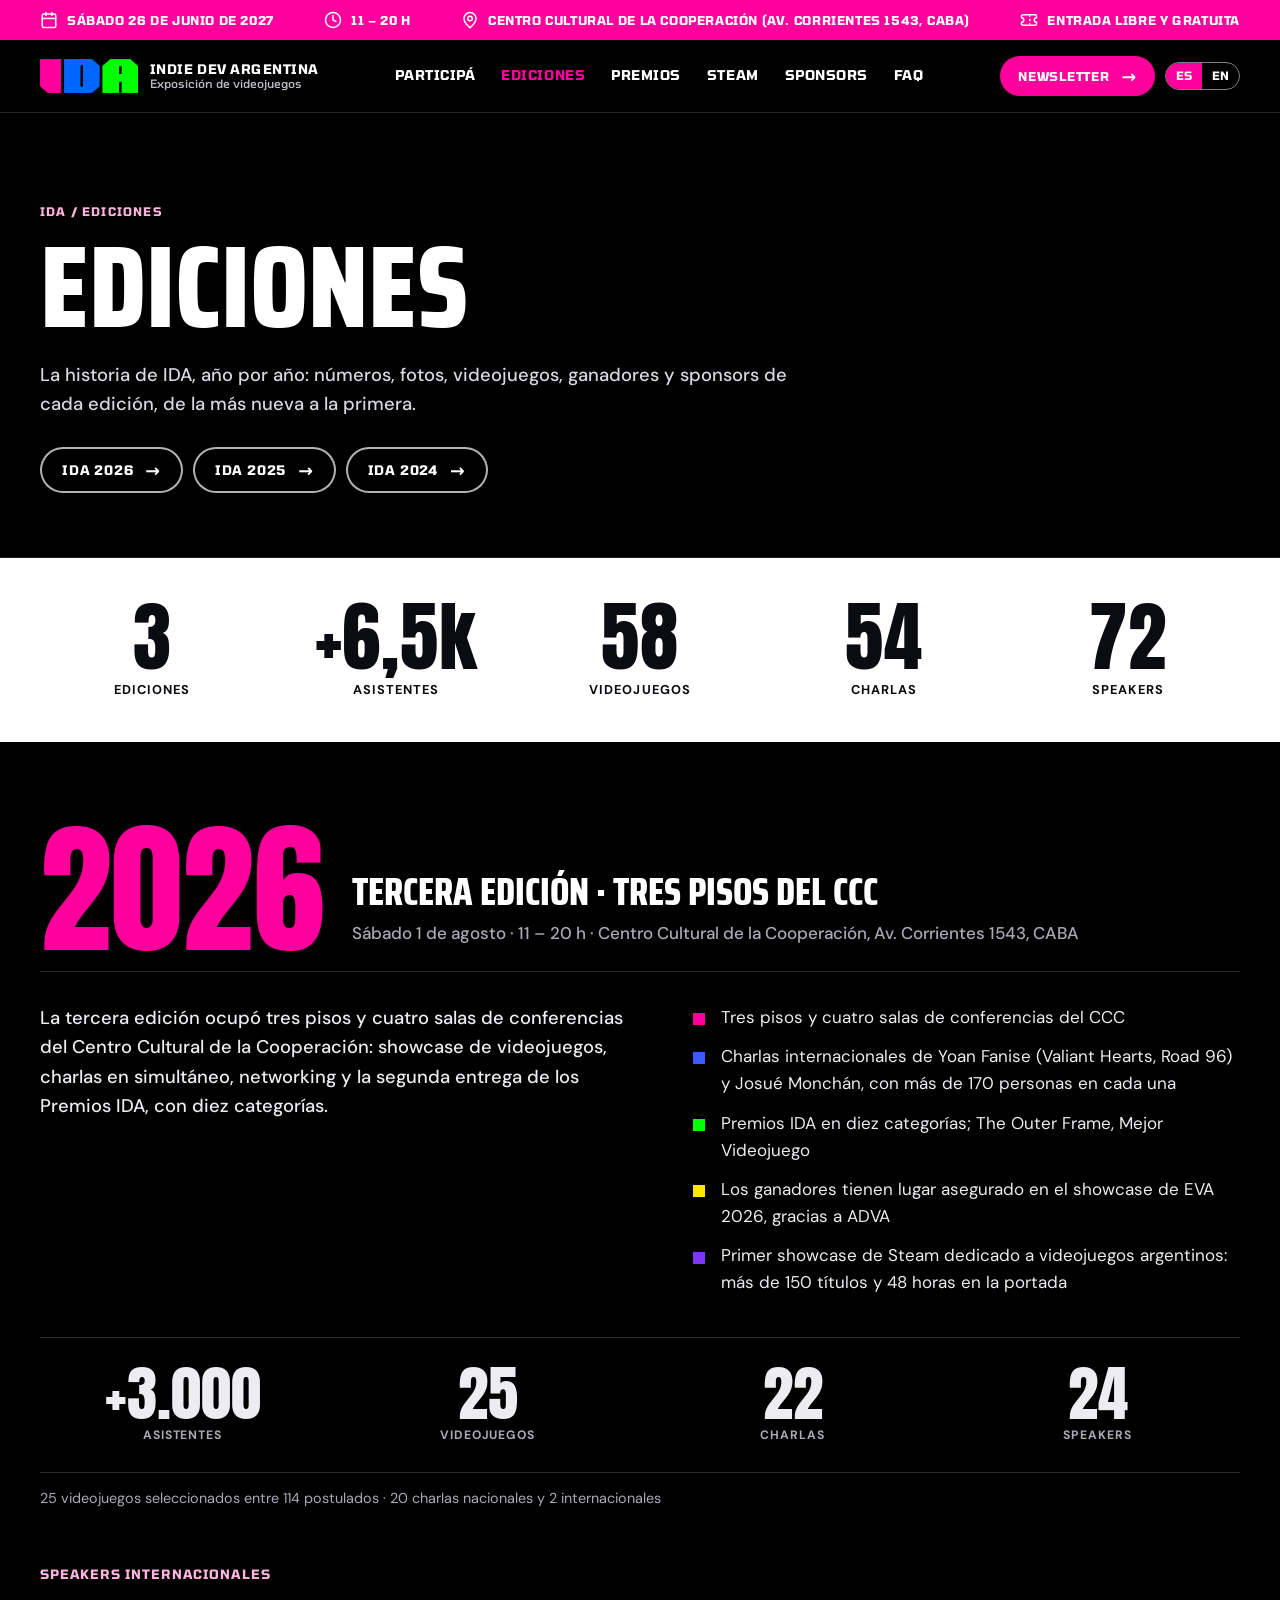
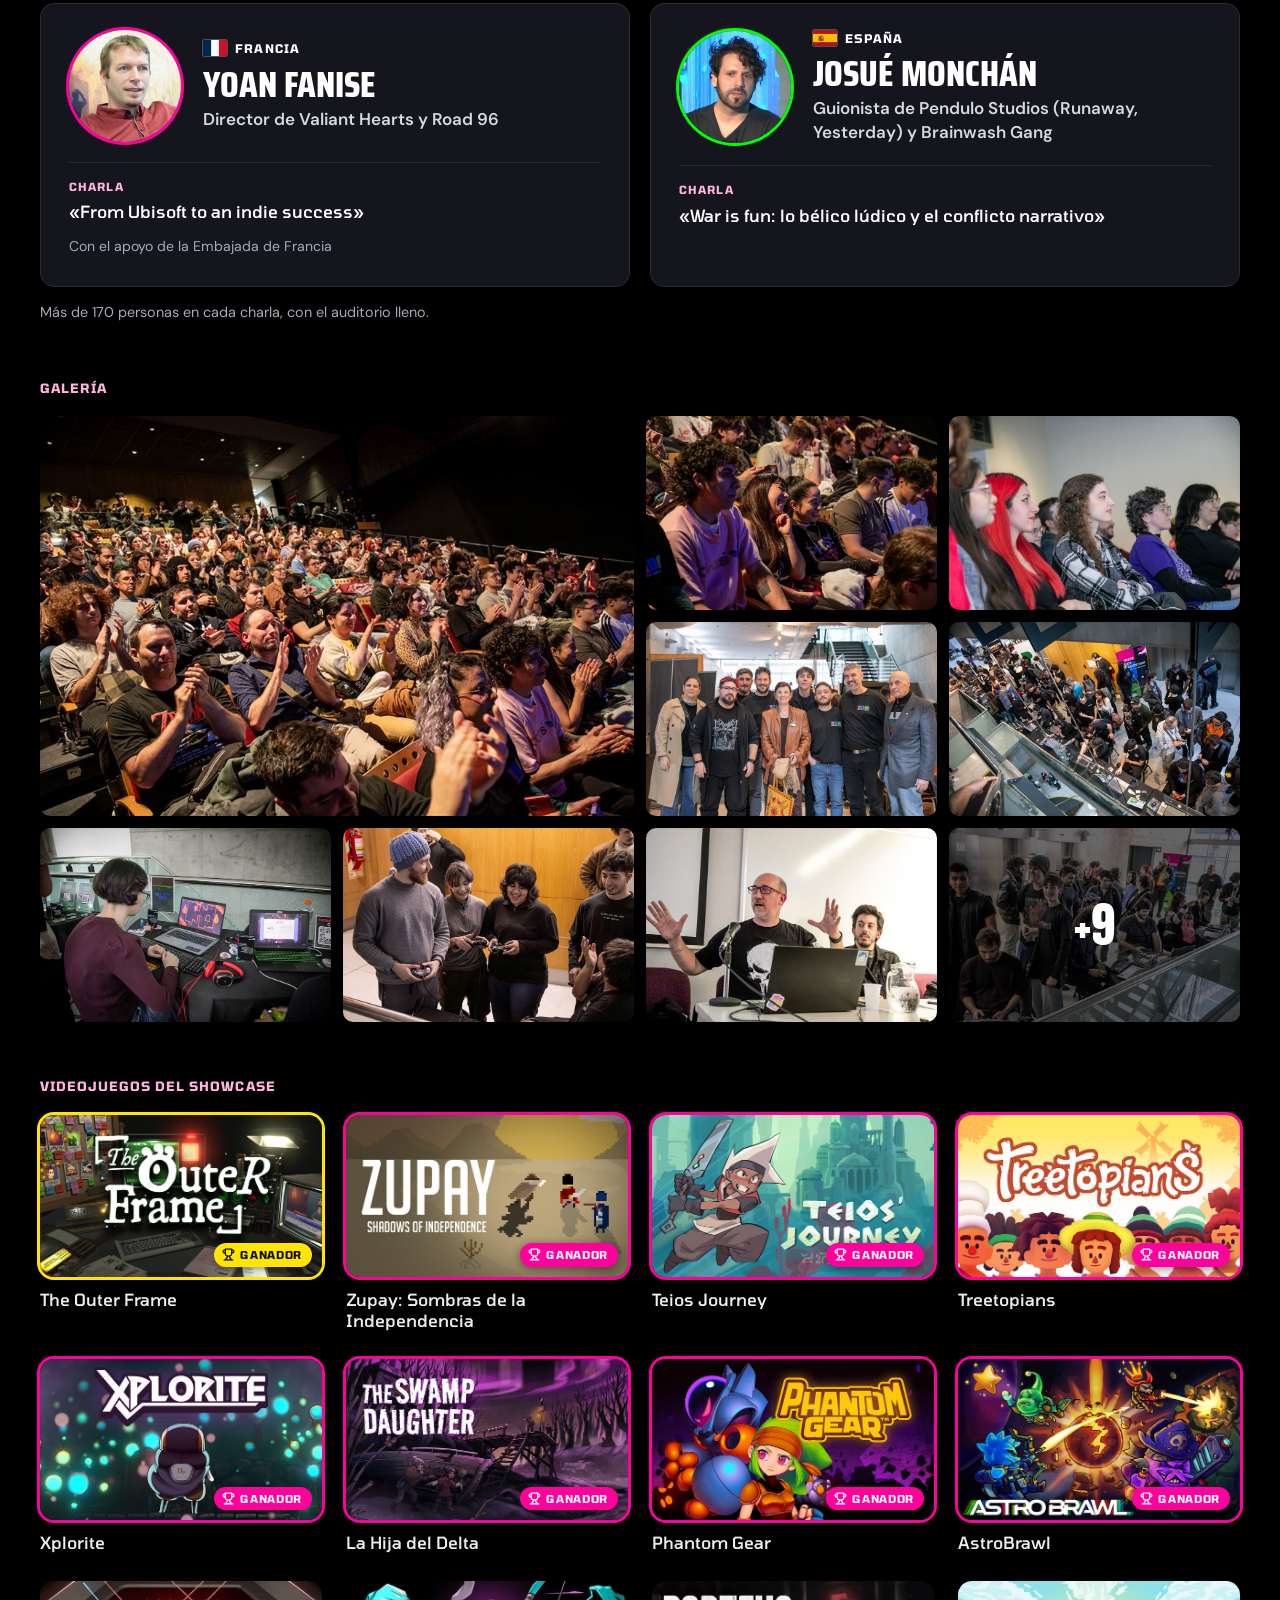
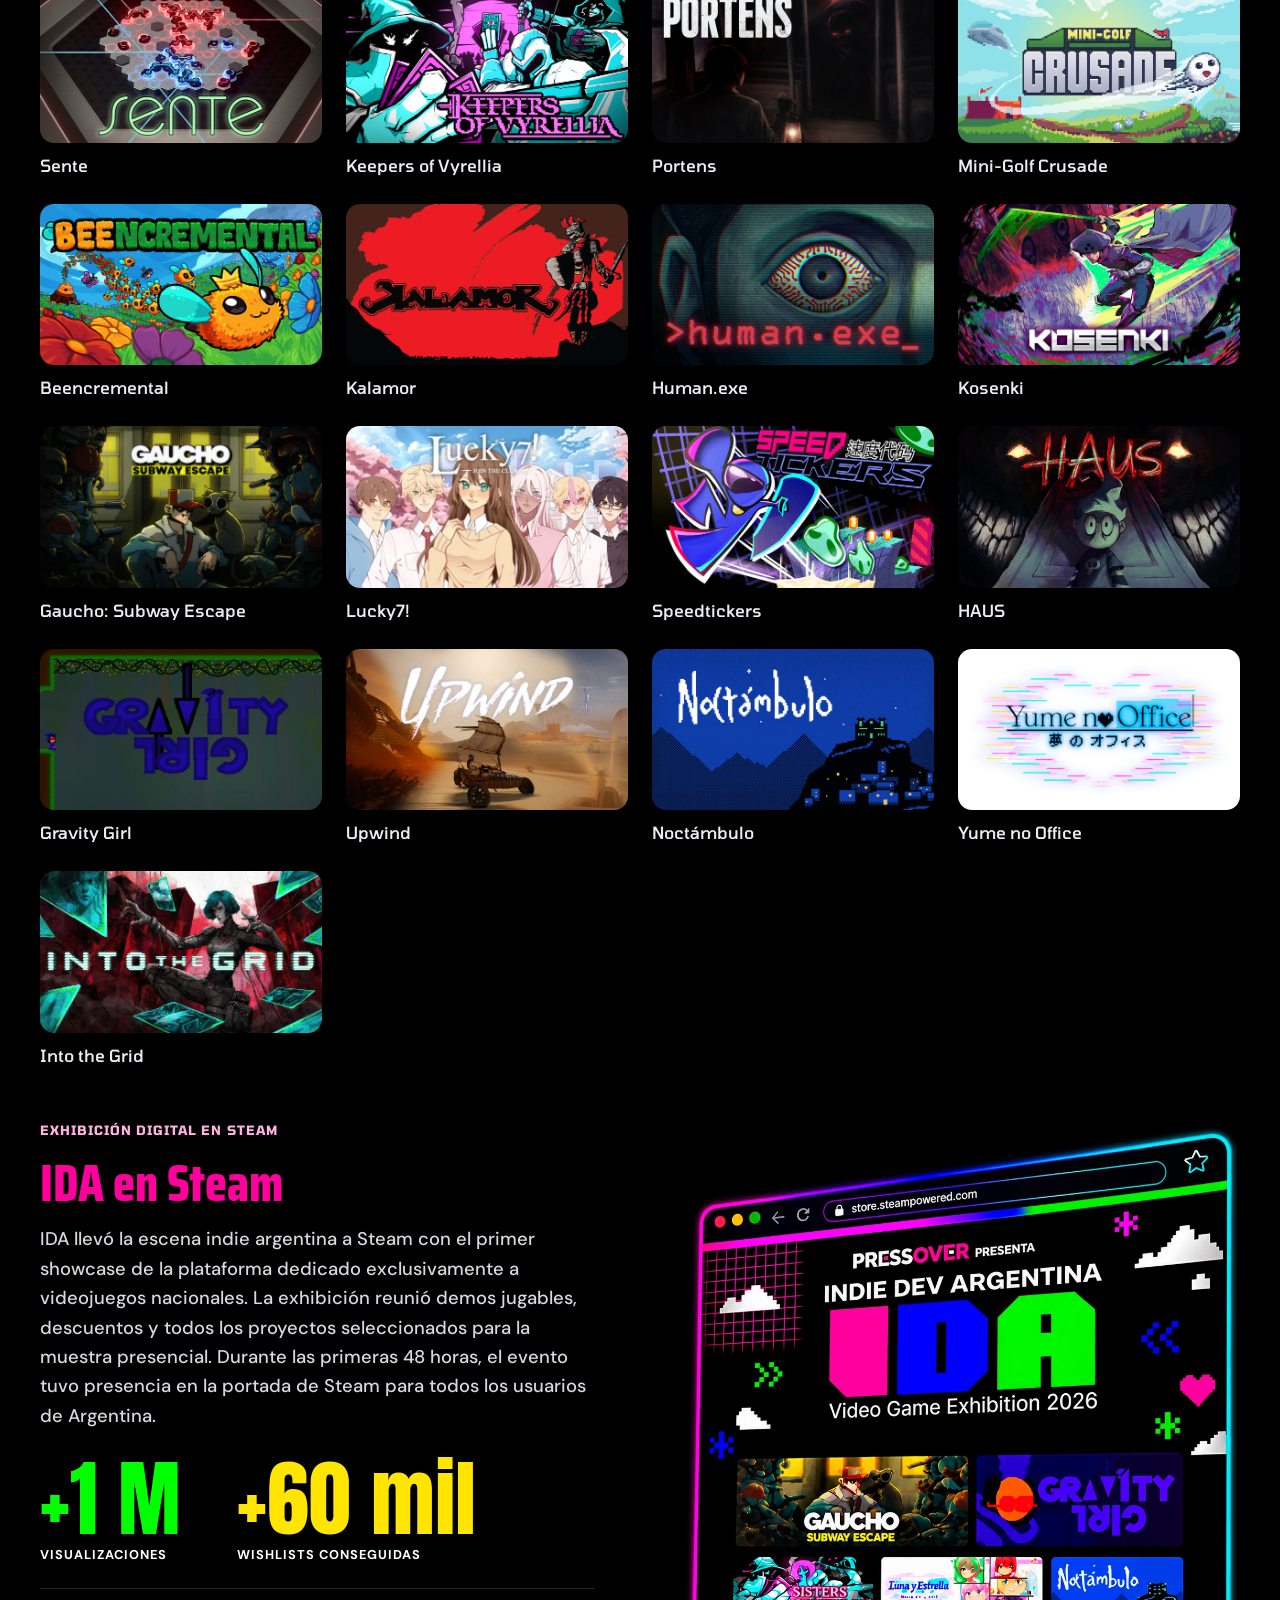
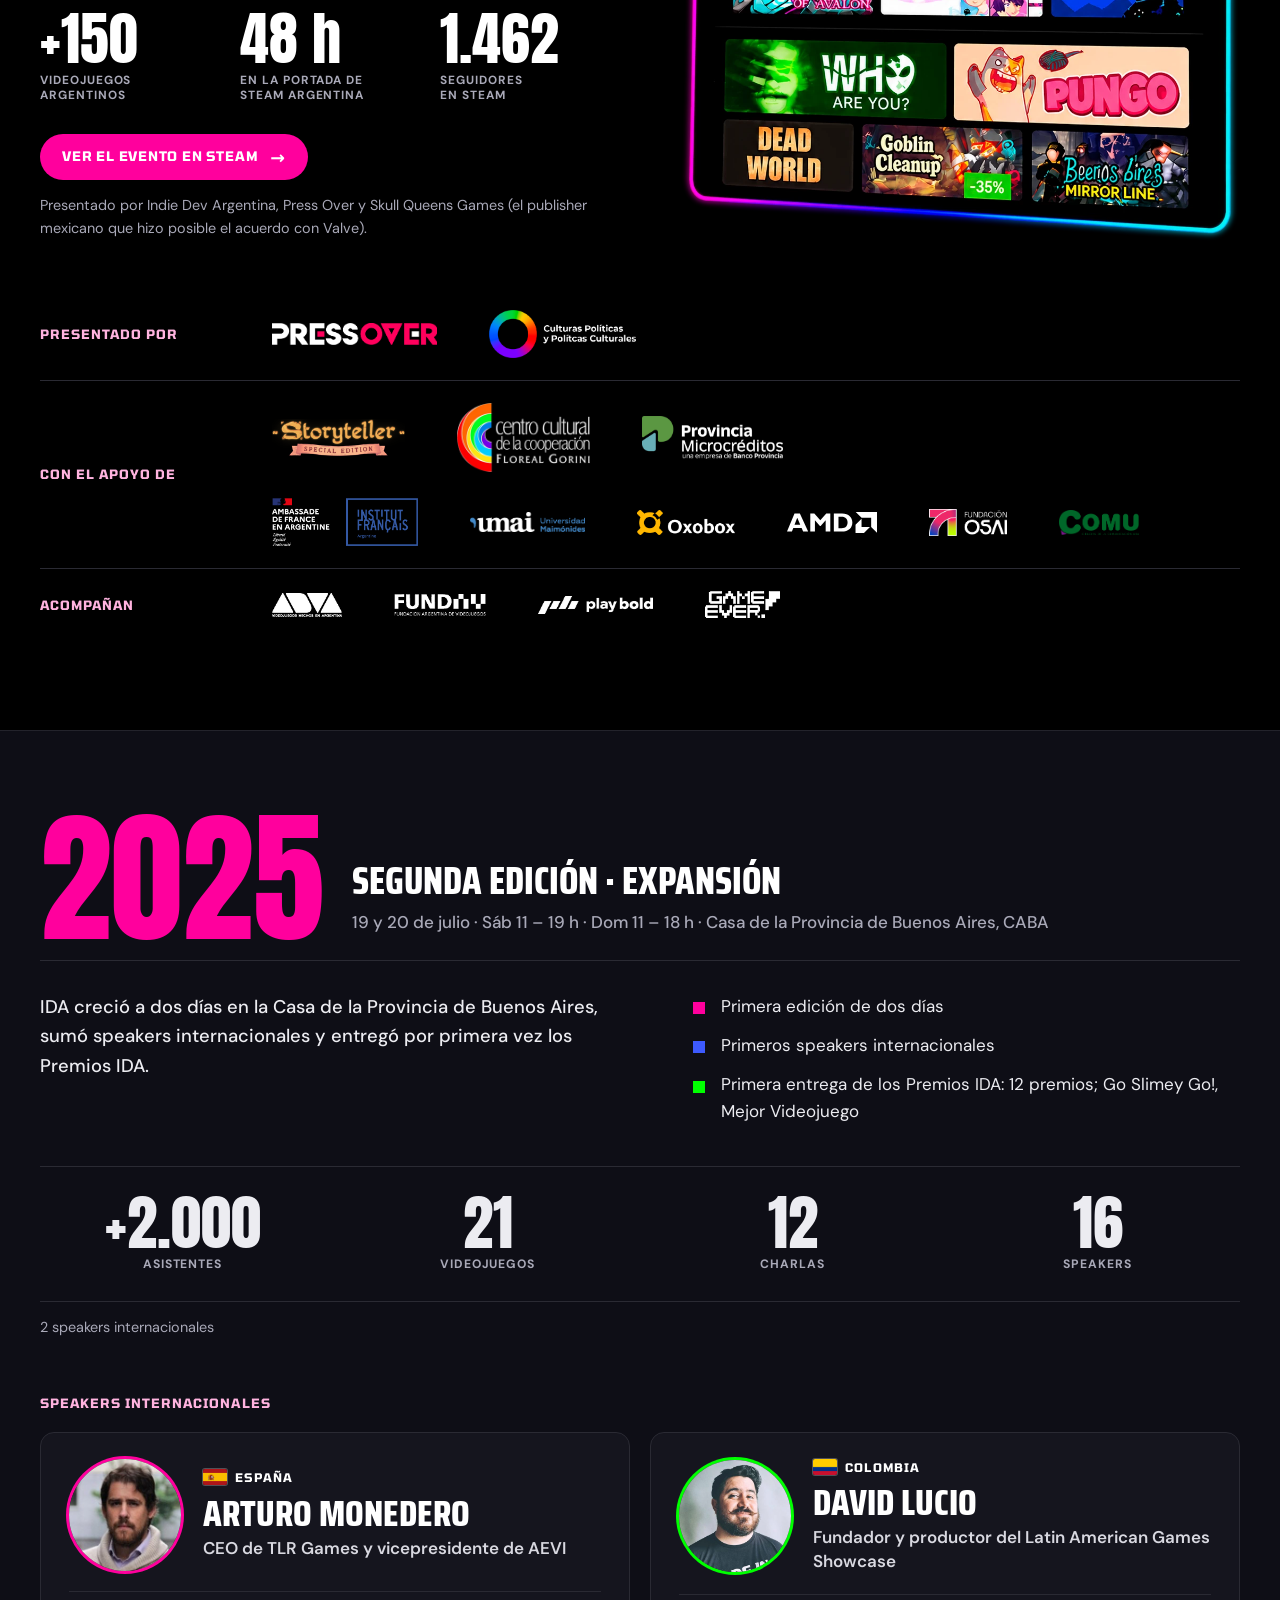
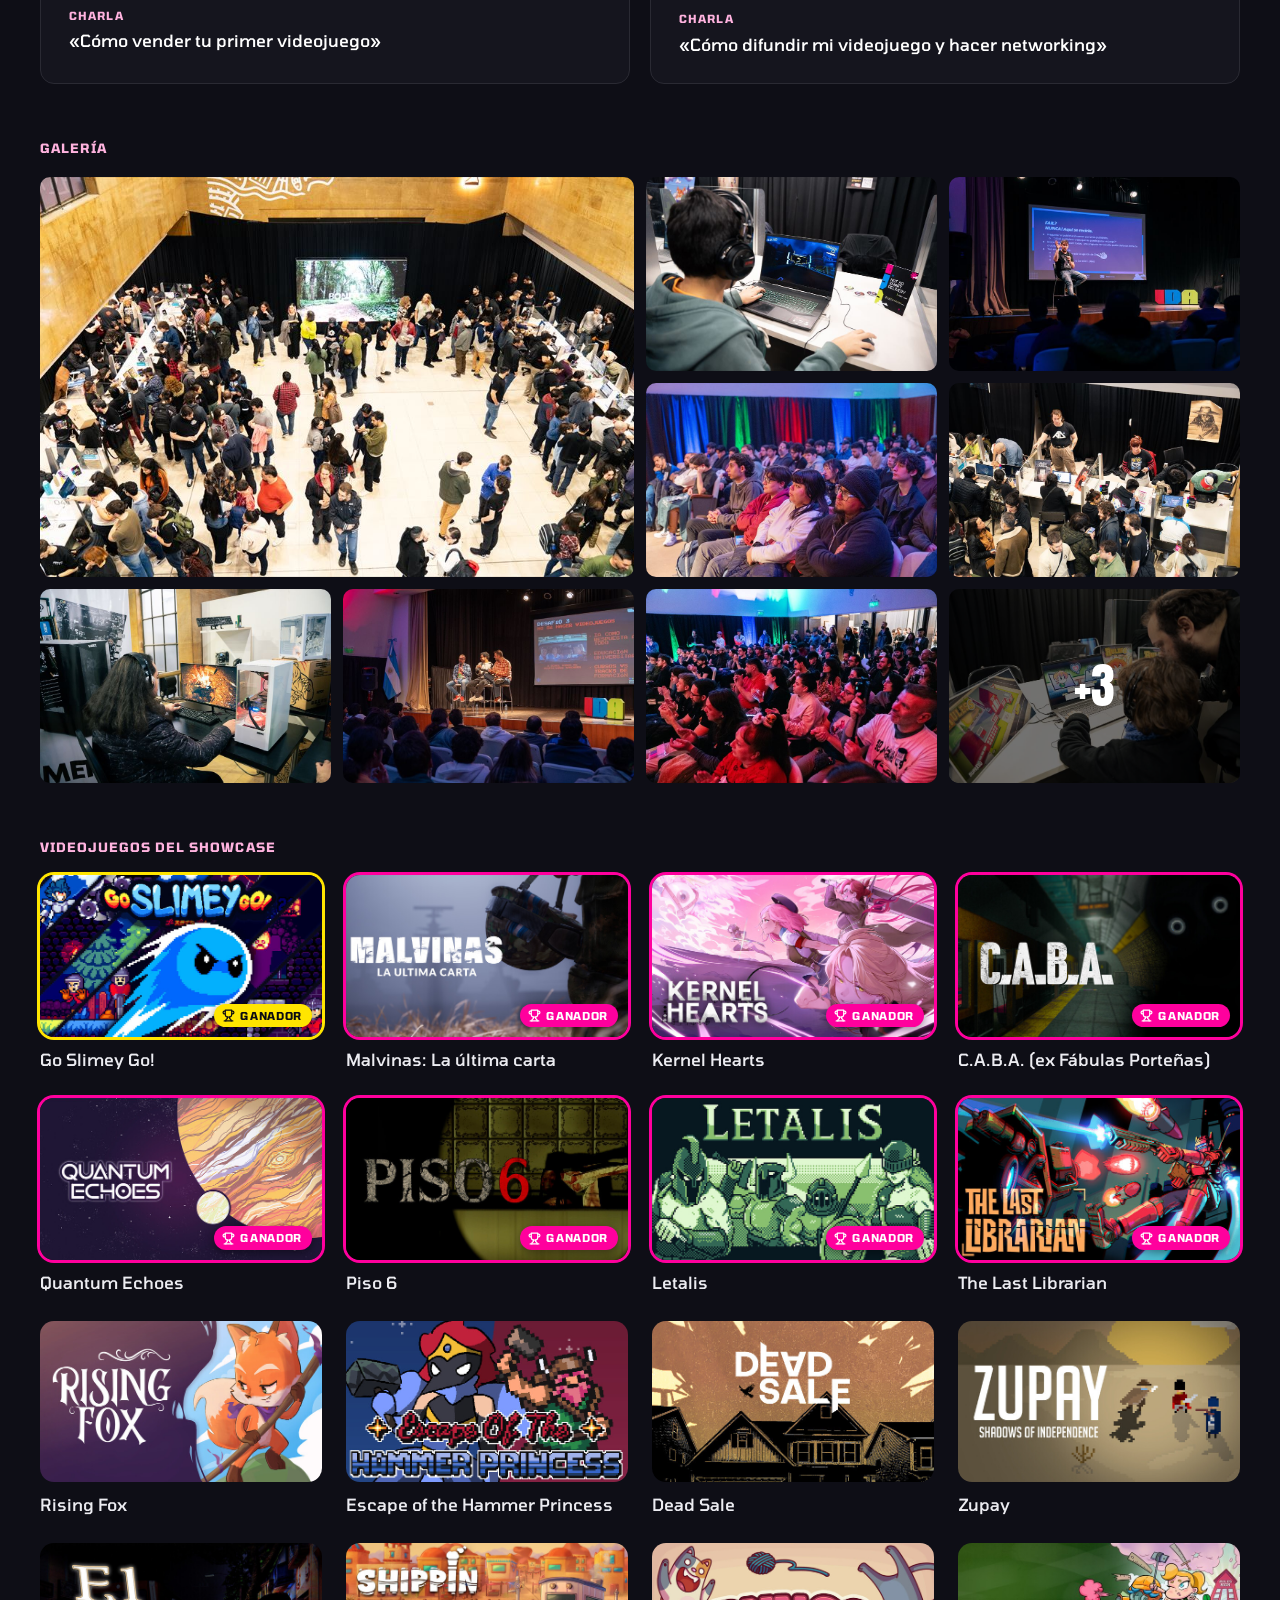
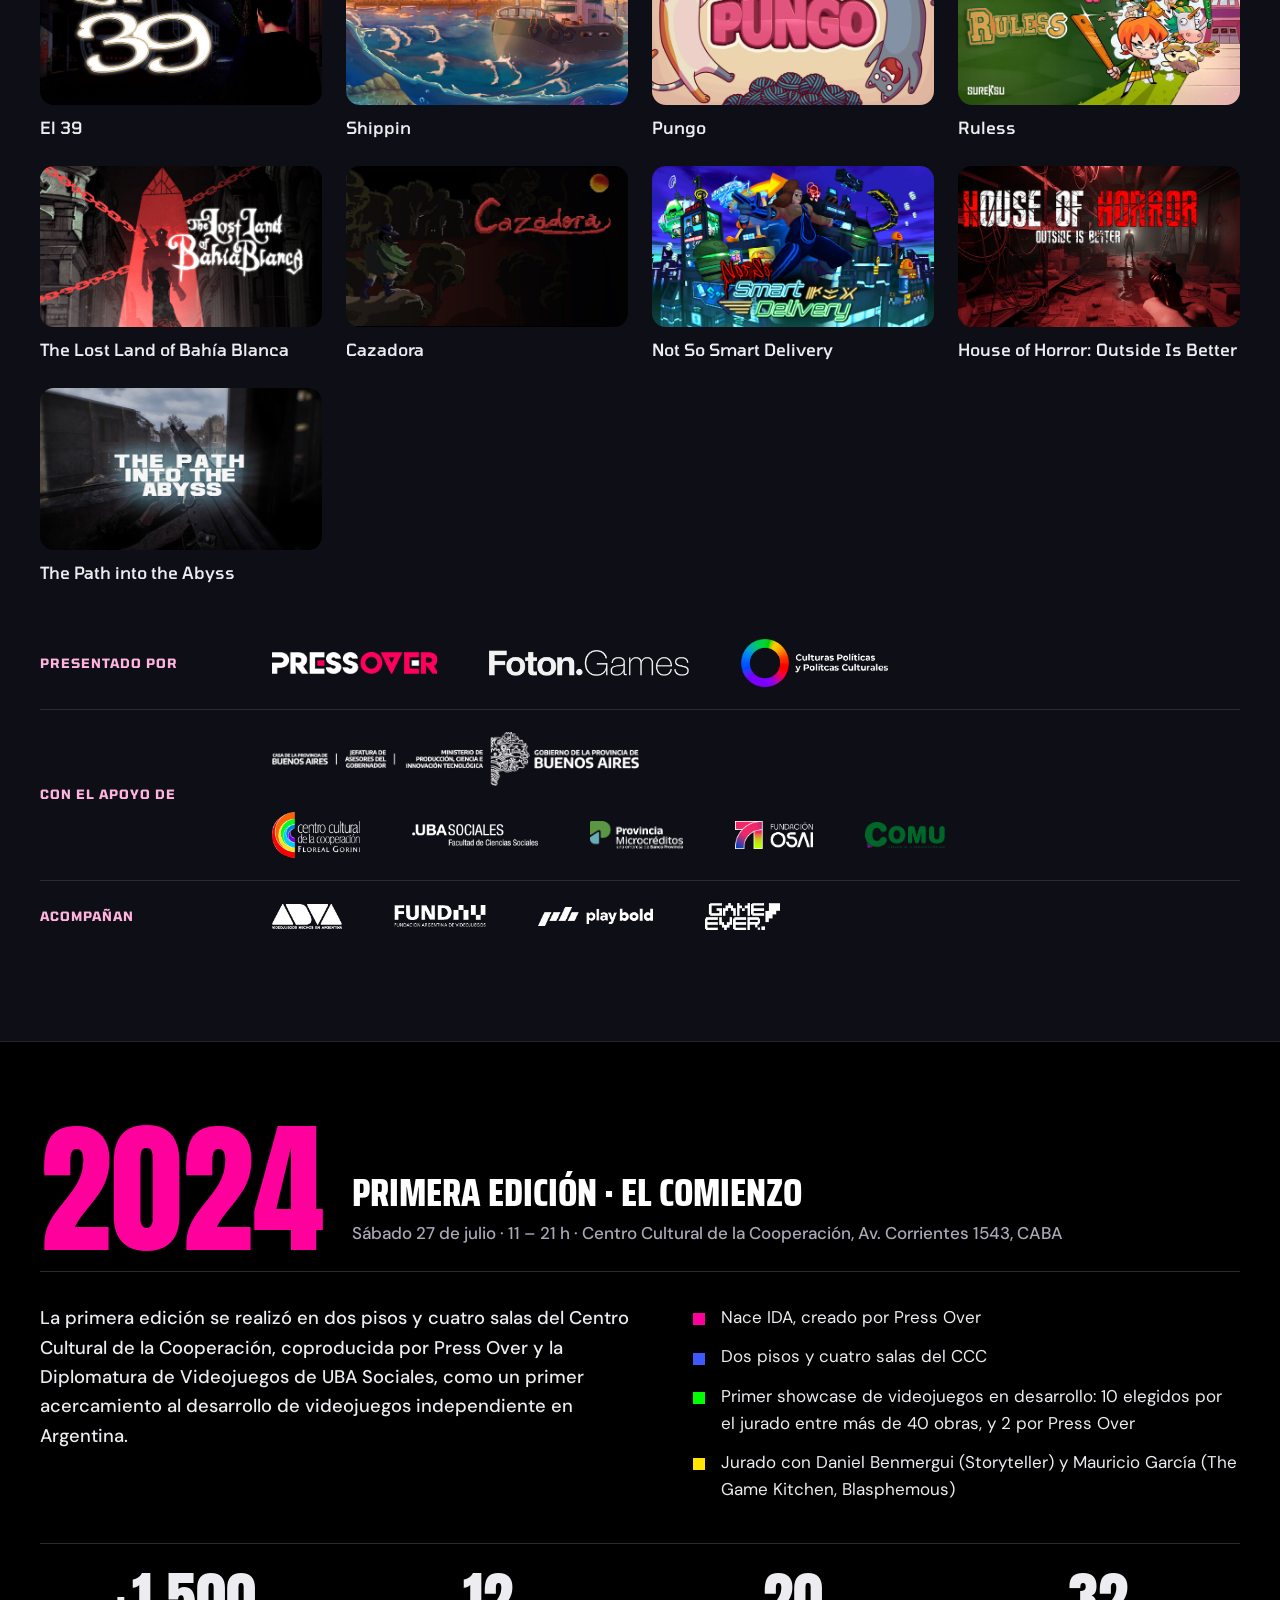
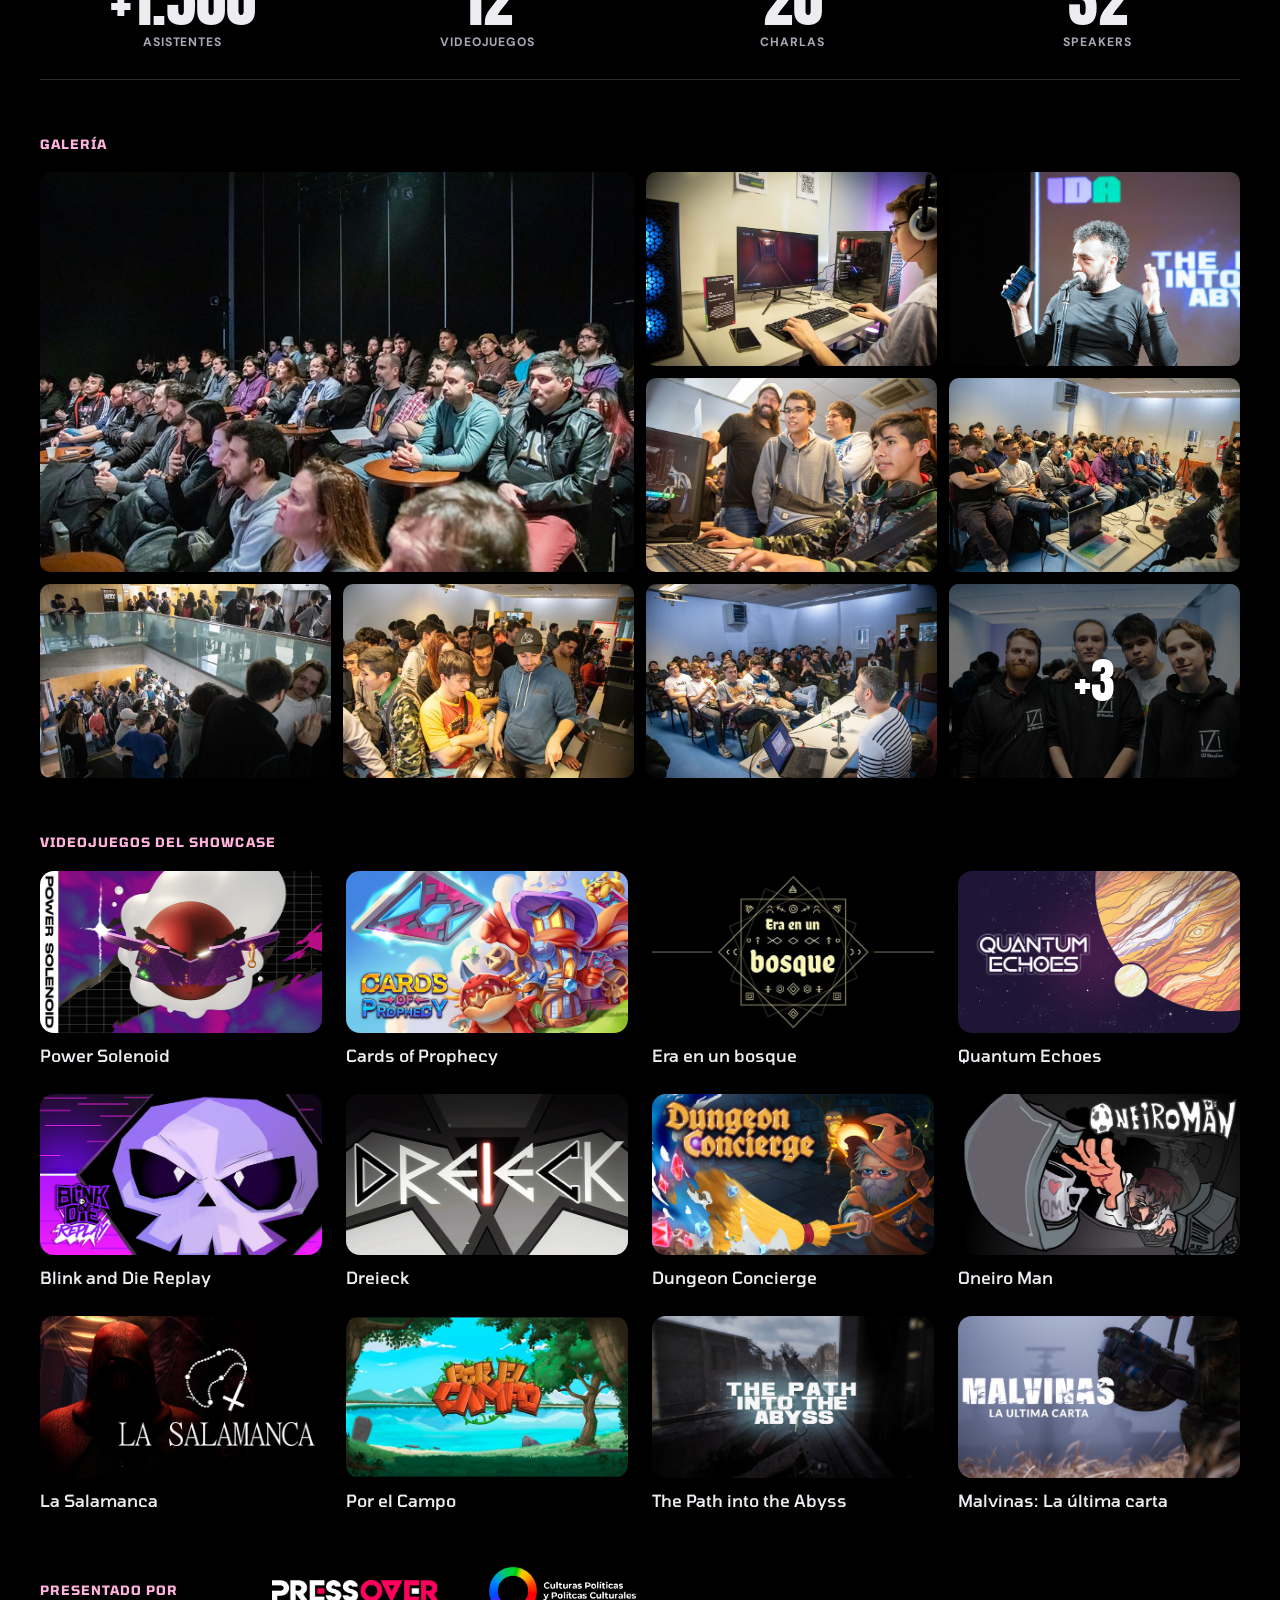
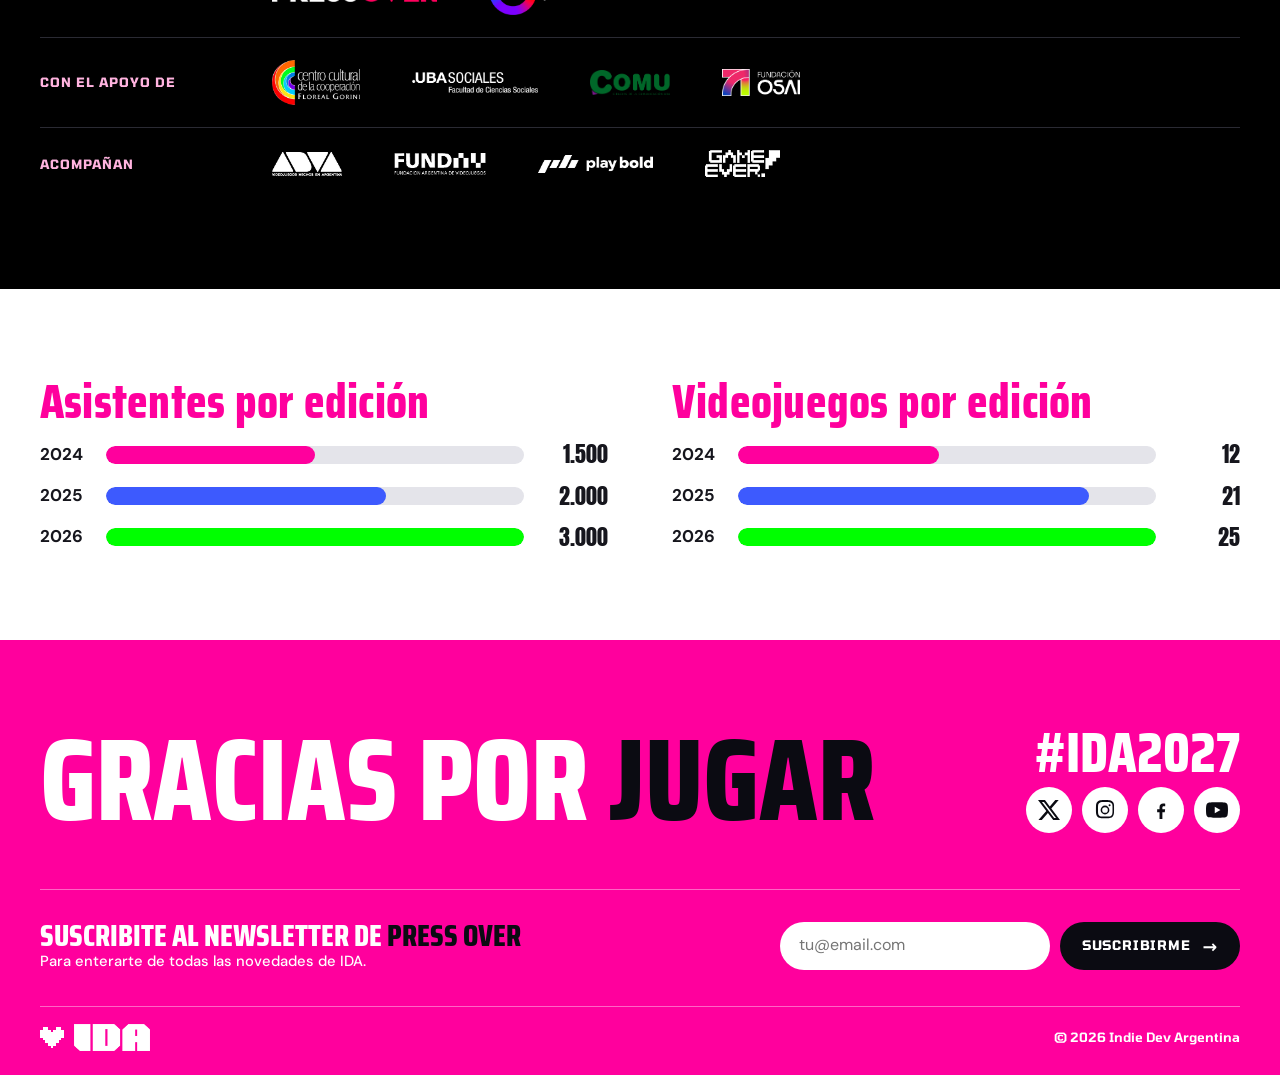
<file: ediciones.html>
<!doctype html>
<html lang="es-AR">
<head>
  <meta charset="utf-8">
  <meta name="robots" content="noindex">
  <meta name="viewport" content="width=device-width, initial-scale=1">
  <title>Ediciones · IDA · Indie Dev Argentina</title>
  <meta name="description" content="Todas las ediciones de IDA, la exposición de videojuegos independientes de Argentina, con números, fotos, videos, speakers y ganadores.">
  <meta property="og:type" content="website">
  <meta property="og:title" content="Ediciones · IDA · Indie Dev Argentina">
  <meta property="og:description" content="Todas las ediciones de IDA, la exposición de videojuegos independientes de Argentina, con números, fotos, videos, speakers y ganadores.">
  <meta property="og:image" content="https://indiedevargentina.com/img/photos/g26-01.jpg">
  <meta name="twitter:card" content="summary_large_image">
  <meta name="theme-color" content="#ff009d">
  <link rel="icon" href="img/logos/ida.png">
  <link rel="preconnect" href="https://fonts.googleapis.com">
  <link rel="preconnect" href="https://fonts.gstatic.com" crossorigin>
  <link href="https://fonts.googleapis.com/css2?family=Saira+Condensed:wght@700;800&family=Anton&family=Tomorrow:wght@500;600;700&family=DM+Sans:ital,opsz,wght@0,9..40,400;0,9..40,500;0,9..40,700;1,9..40,400&display=swap" rel="stylesheet">
  <link rel="stylesheet" href="css/style.css?v=202611121305">
</head>
<body data-page="ediciones" data-title-es="Ediciones · IDA · Indie Dev Argentina" data-title-en="Editions · IDA · Indie Dev Argentina">

<a class="skip" href="#main" data-i18n="skip">Saltar al contenido</a>
<div id="v2-head"></div>

<main id="main">

  <!-- ============ ENCABEZADO DE PÁGINA ============ -->
  <section class="phero">
    <div class="wrap">
      <p class="crumbs"><a href="index.html">IDA</a> / <span data-i18n="ed.crumb">Ediciones</span></p>
      <h1 data-i18n="ed.h1">Ediciones</h1>
      <p class="lead" data-i18n="ed.lead">La historia de IDA, año por año: números, fotos, videojuegos, ganadores y sponsors de cada edición, de la más nueva a la primera.</p>
      <div class="ynav" data-render="yearNav"></div>
    </div>
  </section>

  <!-- ============ IDA EN NÚMEROS (acumulado) ============ -->
  <section class="statband" aria-label="IDA en números" data-i18n-attr="aria-label:stats.label">
    <div class="wrap" data-render="totals"></div>
  </section>

  <!-- ============ CADA EDICIÓN, DESPLEGADA ============ -->
  <div data-render="editionsAll"></div>

  <!-- ============ CRECIMIENTO ============ -->
  <section class="section">
    <div class="wrap growth-split">
      <div>
        <h2 class="display" data-i18n="ed.growth.attendees">Asistentes por edición</h2>
        <div data-render="growth" data-key="attendees"></div>
      </div>
      <div>
        <h2 class="display" data-i18n="ed.growth.games">Videojuegos por edición</h2>
        <div data-render="growth" data-key="games"></div>
      </div>
    </div>
  </section>

</main>

<div id="v2-foot"></div>

<script src="data/ediciones.js?v=202611121305"></script>
<script src="js/i18n.js?v=202611121305"></script>
<script src="js/textos.js?v=202611121305"></script>
<script src="js/main.js?v=202611121305"></script>
</body>
</html>
</file>
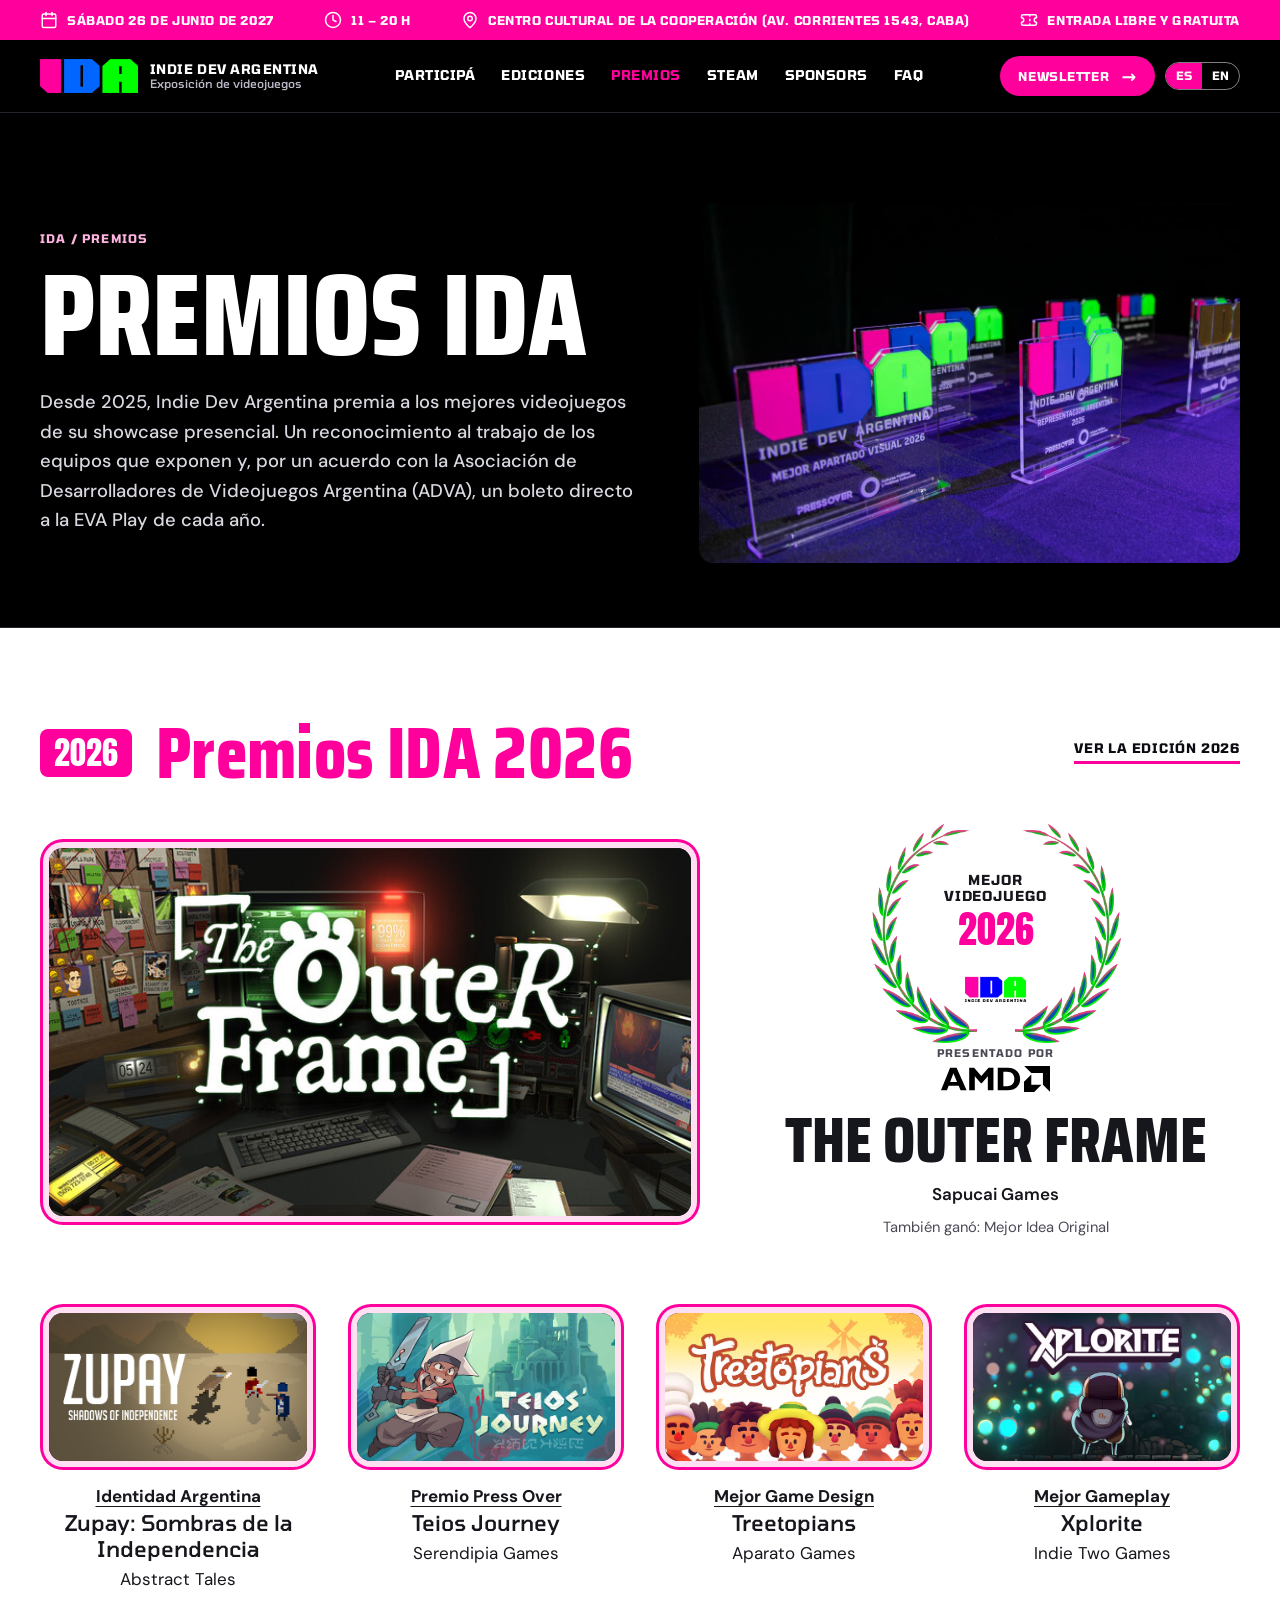
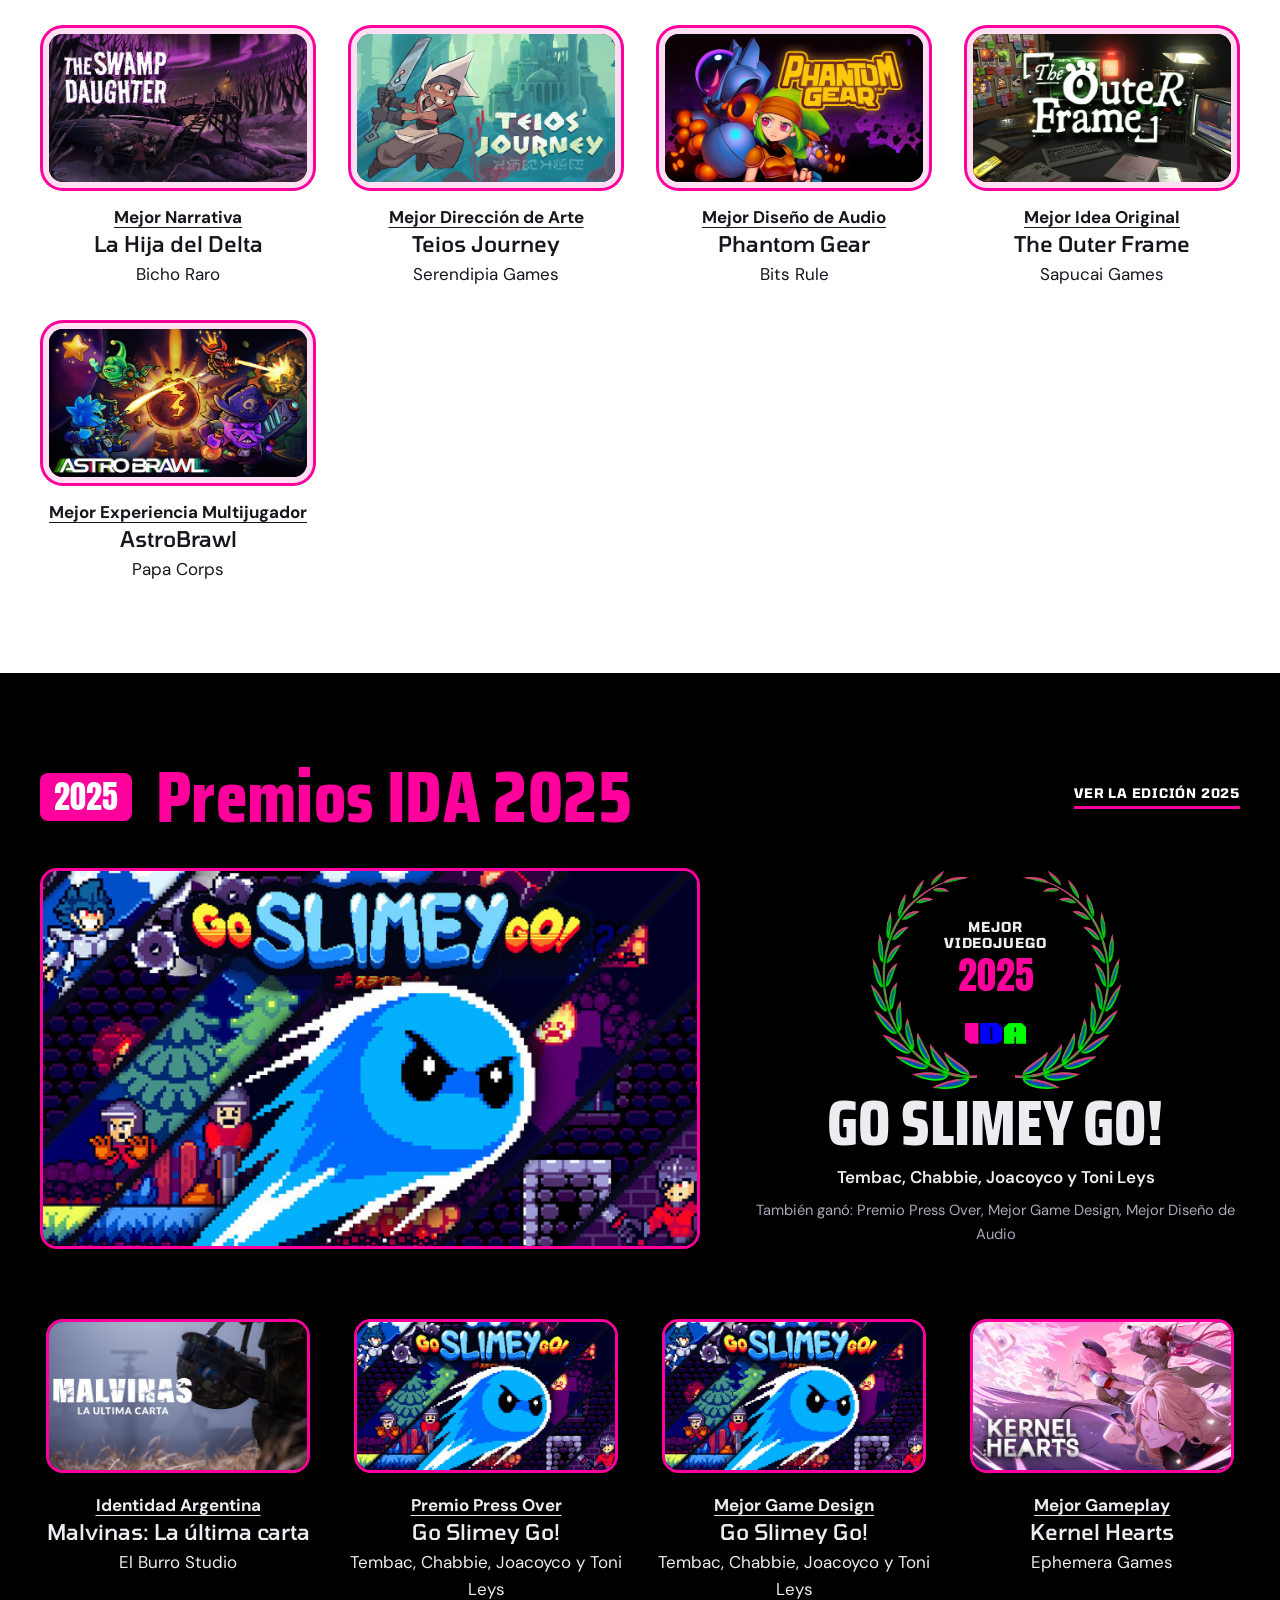
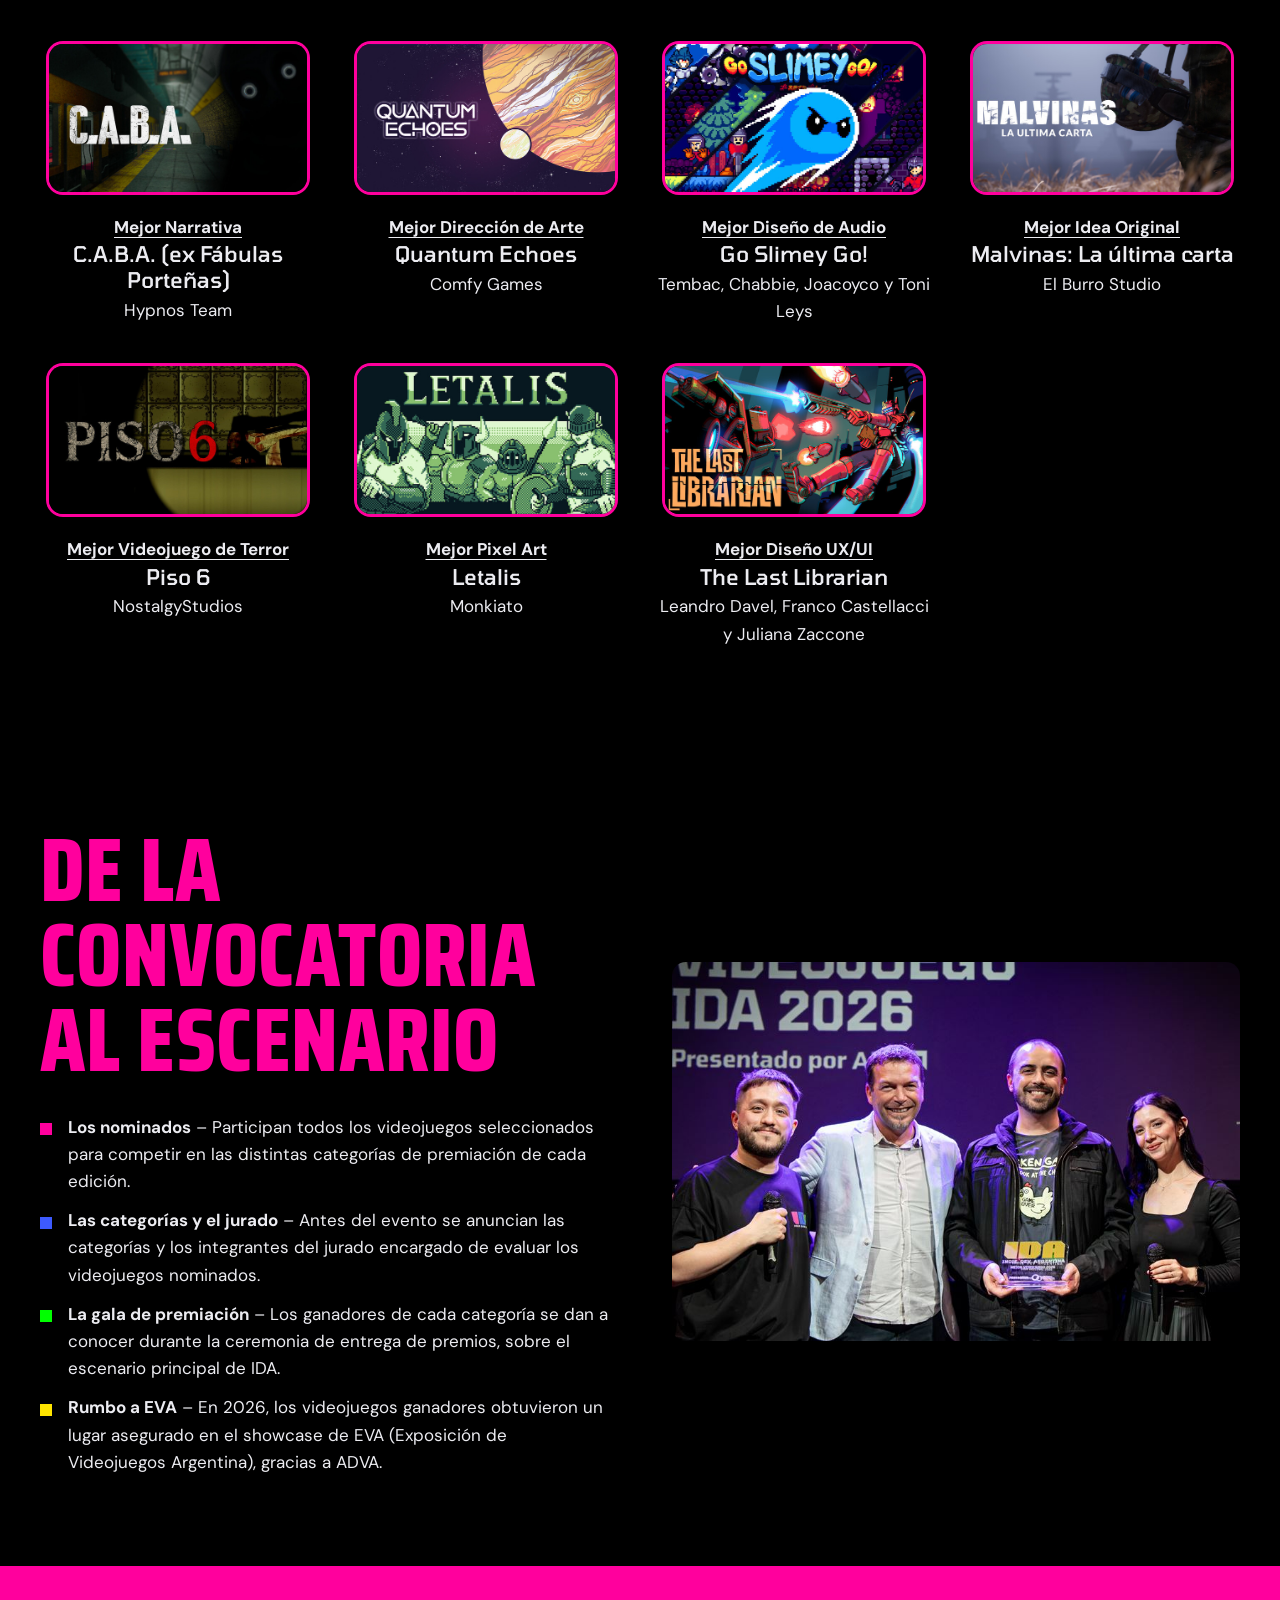
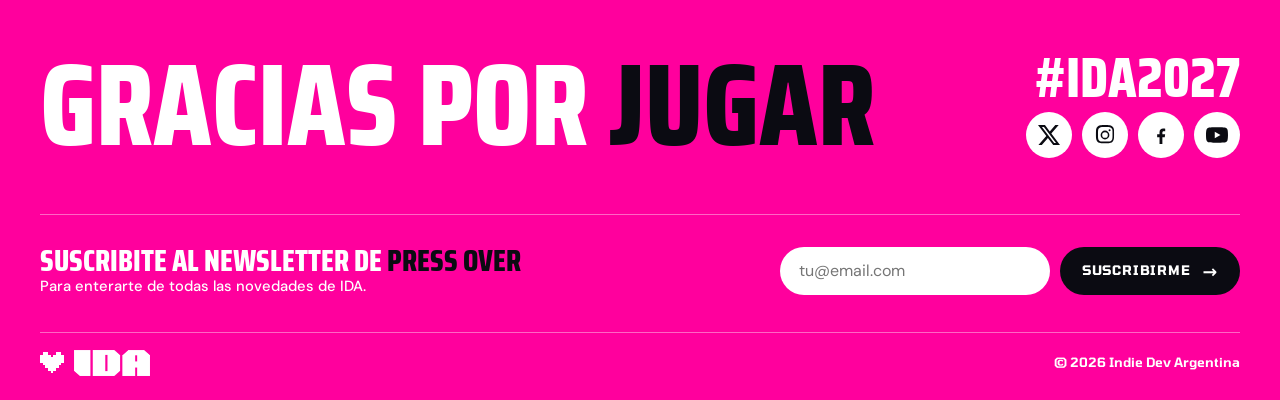
<file: premios.html>
<!doctype html>
<html lang="es-AR">
<head>
  <meta charset="utf-8">
  <meta name="robots" content="noindex">
  <meta name="viewport" content="width=device-width, initial-scale=1">
  <title>Premios IDA · Indie Dev Argentina</title>
  <meta name="description" content="Los Premios IDA reconocen a los mejores videojuegos del showcase de Indie Dev Argentina. Categorías y ganadores de cada edición.">
  <meta property="og:type" content="website">
  <meta property="og:title" content="Premios IDA · Indie Dev Argentina">
  <meta property="og:description" content="Los Premios IDA reconocen a los mejores videojuegos del showcase de Indie Dev Argentina. Categorías y ganadores de cada edición.">
  <meta property="og:image" content="https://indiedevargentina.com/img/photos/aw26-01.jpg">
  <meta name="twitter:card" content="summary_large_image">
  <meta name="theme-color" content="#ff009d">
  <link rel="icon" href="img/logos/ida.png">
  <link rel="preconnect" href="https://fonts.googleapis.com">
  <link rel="preconnect" href="https://fonts.gstatic.com" crossorigin>
  <link href="https://fonts.googleapis.com/css2?family=Saira+Condensed:wght@700;800&family=Anton&family=Tomorrow:wght@500;600;700&family=DM+Sans:ital,opsz,wght@0,9..40,400;0,9..40,500;0,9..40,700;1,9..40,400&display=swap" rel="stylesheet">
  <link rel="stylesheet" href="css/style.css?v=202611121305">
</head>
<body data-page="premios" data-title-es="Premios IDA · Indie Dev Argentina" data-title-en="IDA Awards · Indie Dev Argentina">

<a class="skip" href="#main" data-i18n="skip">Saltar al contenido</a>
<div id="v2-head"></div>

<main id="main">

  <!-- ============ ENCABEZADO DE PÁGINA ============ -->
  <section class="phero phero--split">
    <div class="wrap">
      <div>
        <p class="crumbs"><a href="index.html">IDA</a> / <span data-i18n="pr.crumb">Premios</span></p>
        <h1 data-i18n="pr.h1">Premios IDA</h1>
        <p class="lead" data-i18n="pr.lead">Desde 2025, Indie Dev Argentina premia a los mejores videojuegos de su showcase presencial. Un reconocimiento al trabajo de los equipos que exponen y, por un acuerdo con la Asociación de Desarrolladores de Videojuegos Argentina (ADVA), un boleto directo a la EVA Play de cada año.</p>
      </div>
      <img class="phero__img" src="img/photos/trophy-26.jpg" alt="Trofeos de los Premios IDA 2026" data-i18n-attr="alt:pr.img.alt" width="1200" height="750">
    </div>
  </section>

  <!-- ============ GANADORES, EDICIÓN POR EDICIÓN ============ -->
  <div data-render="awardsAll"></div>

  <!-- ============ CÓMO FUNCIONAN ============ -->
  <section class="section dark">
    <div class="wrap split">
      <div>
        <h2 class="display" data-i18n="pr.how.title">De la convocatoria al escenario</h2>
        <ul class="topics">
          <li data-i18n="pr.how.1"><b>Los nominados</b> – Participan todos los videojuegos seleccionados para competir en las distintas categorías de premiación de cada edición.</li>
          <li data-i18n="pr.how.2"><b>Las categorías y el jurado</b> – Antes del evento se anuncian las categorías y los integrantes del jurado encargado de evaluar los videojuegos nominados.</li>
          <li data-i18n="pr.how.3"><b>La gala de premiación</b> – Los ganadores de cada categoría se dan a conocer durante la ceremonia de entrega de premios, sobre el escenario principal de IDA.</li>
          <li data-i18n="pr.how.4"><b>Rumbo a EVA</b> – En 2026, los videojuegos ganadores obtuvieron un lugar asegurado en el showcase de EVA (Exposición de Videojuegos Argentina), gracias a ADVA.</li>
        </ul>
      </div>
      <img class="split__img" src="img/photos/aw26-01-800.jpg" srcset="img/photos/aw26-01-800.jpg 800w, img/photos/aw26-01.jpg 1600w" sizes="(max-width: 960px) 100vw, 45vw" alt="Entrega del premio a Mejor Videojuego de IDA 2026" data-i18n-attr="alt:pr.how.alt" loading="lazy" width="800" height="533">
    </div>
  </section>

</main>

<div id="v2-foot"></div>

<script src="data/ediciones.js?v=202611121305"></script>
<script src="js/i18n.js?v=202611121305"></script>
<script src="js/textos.js?v=202611121305"></script>
<script src="js/main.js?v=202611121305"></script>
</body>
</html>
</file>
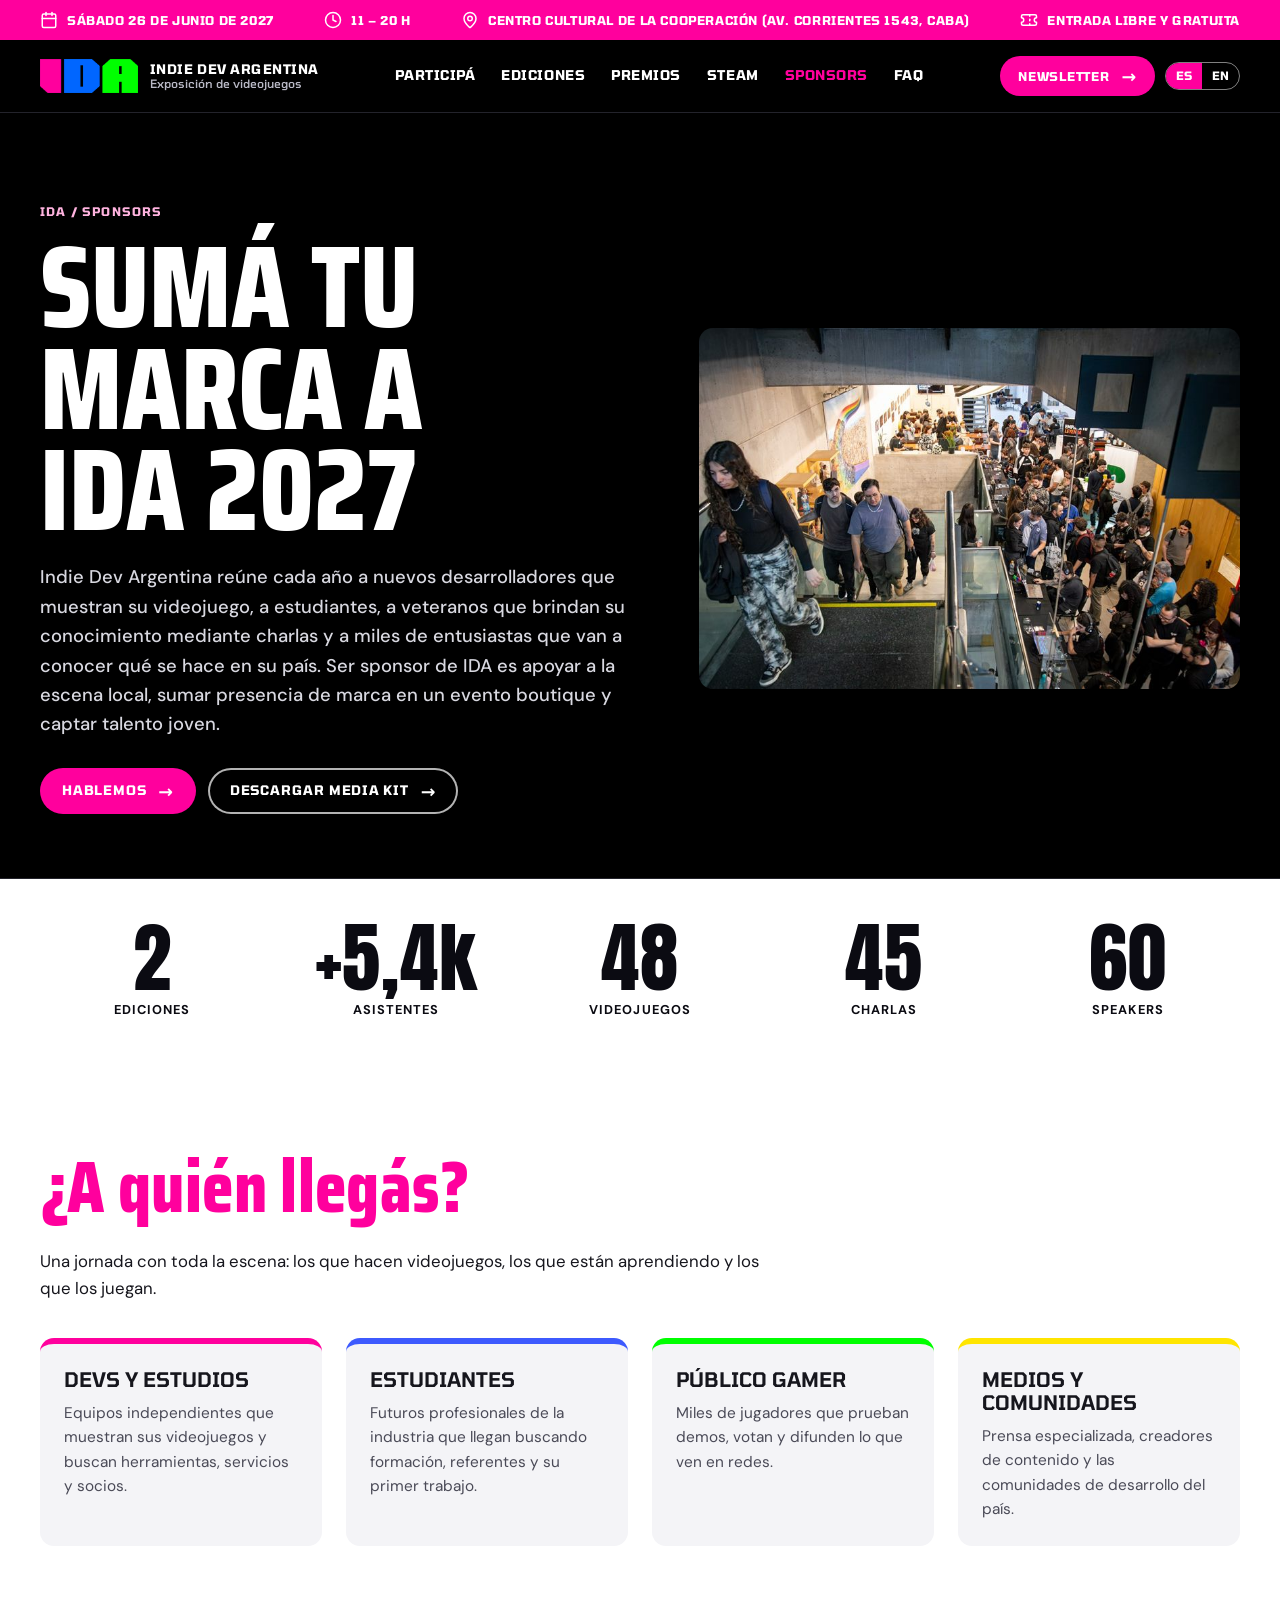
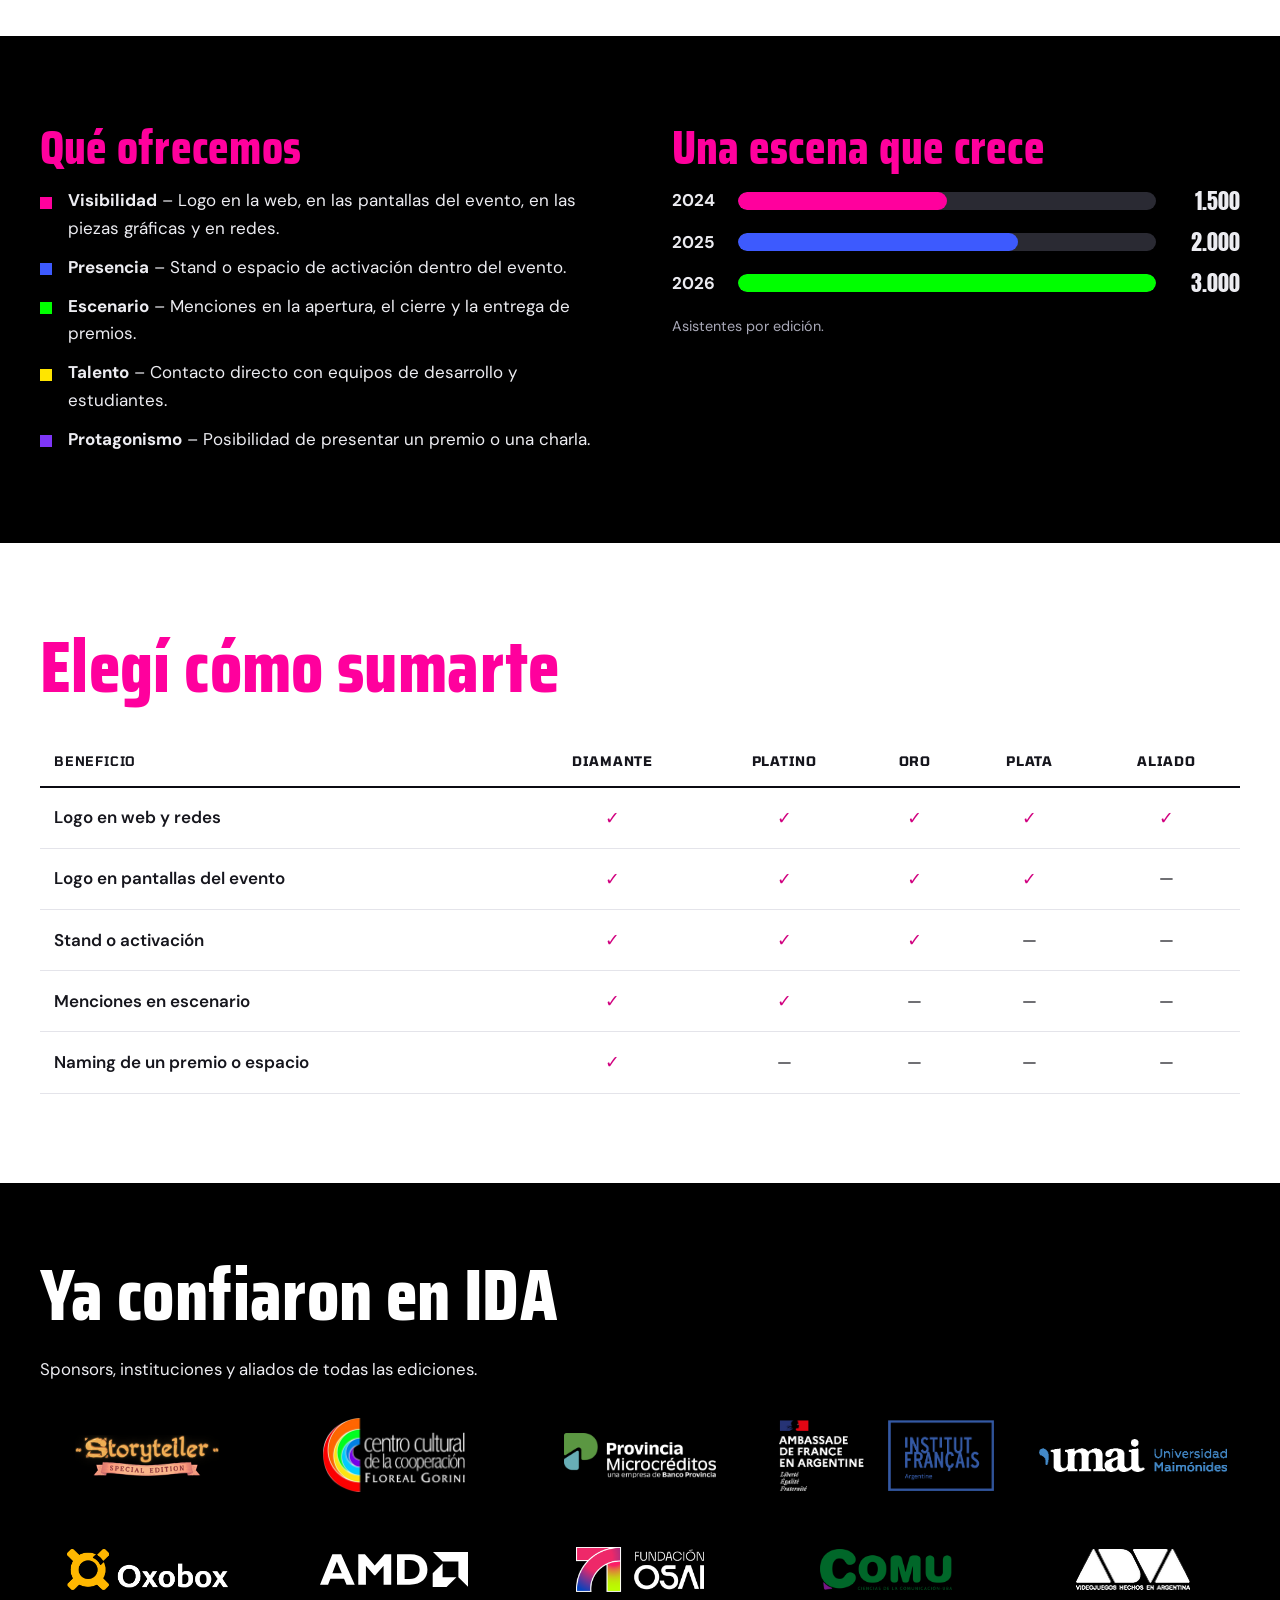
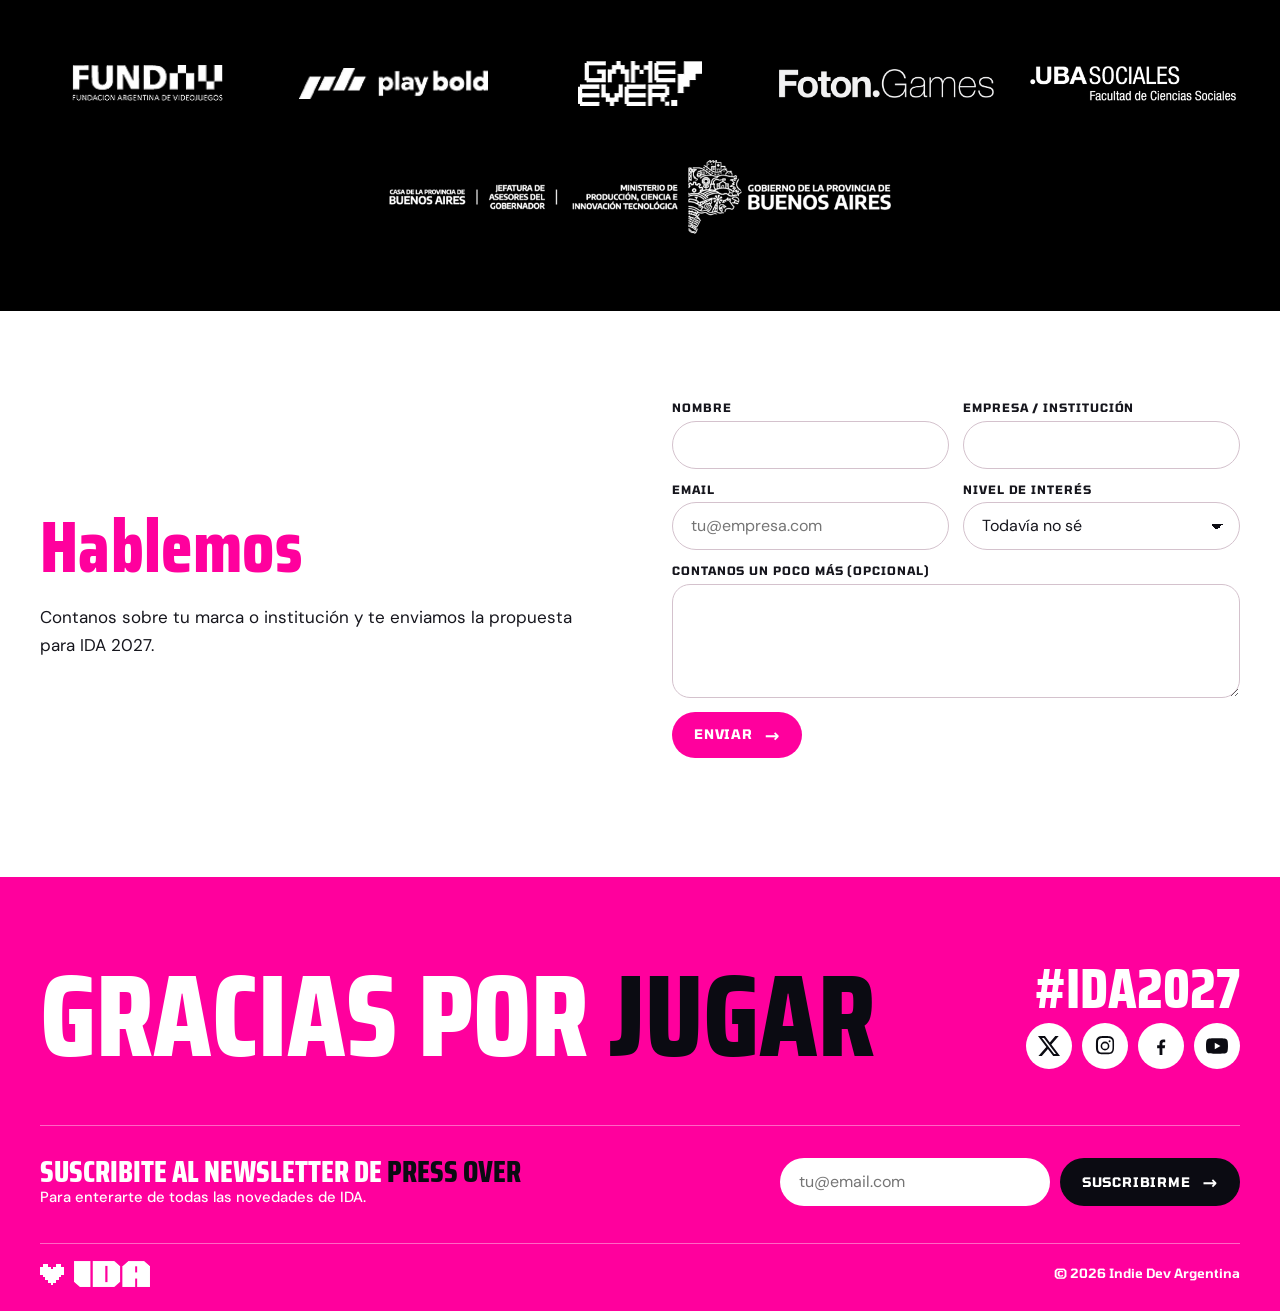
<file: sponsors.html>
<!doctype html>
<html lang="es-AR">
<head>
  <meta charset="utf-8">
  <meta name="robots" content="noindex">
  <meta name="viewport" content="width=device-width, initial-scale=1">
  <title>Sponsors · IDA · Indie Dev Argentina</title>
  <meta name="description" content="Sumá tu marca a IDA, la exposición de videojuegos independientes de Argentina. Alcance, propuesta y contacto.">
  <meta property="og:type" content="website">
  <meta property="og:title" content="Sponsors · IDA · Indie Dev Argentina">
  <meta property="og:description" content="Sumá tu marca a IDA, la exposición de videojuegos independientes de Argentina. Alcance, propuesta y contacto.">
  <meta property="og:image" content="https://indiedevargentina.com/img/photos/sponsors-26.jpg">
  <meta name="twitter:card" content="summary_large_image">
  <meta name="theme-color" content="#ff009d">
  <link rel="icon" href="img/logos/ida.png">
  <link rel="preconnect" href="https://fonts.googleapis.com">
  <link rel="preconnect" href="https://fonts.gstatic.com" crossorigin>
  <link href="https://fonts.googleapis.com/css2?family=Saira+Condensed:wght@700;800&family=Anton&family=Tomorrow:wght@500;600;700&family=DM+Sans:ital,opsz,wght@0,9..40,400;0,9..40,500;0,9..40,700;1,9..40,400&display=swap" rel="stylesheet">
  <link rel="stylesheet" href="css/style.css?v=202611121305">
</head>
<body data-page="sponsors" data-title-es="Sponsors · IDA · Indie Dev Argentina" data-title-en="Sponsors · IDA · Indie Dev Argentina">

<a class="skip" href="#main" data-i18n="skip">Saltar al contenido</a>
<div id="v2-head"></div>

<main id="main">

  <!-- ============ ENCABEZADO DE PÁGINA ============ -->
  <section class="phero phero--split">
    <div class="wrap">
      <div>
        <p class="crumbs"><a href="index.html">IDA</a> / <span data-i18n="sp.crumb">Sponsors</span></p>
        <h1 data-i18n="sp.h1">Sumá tu marca a <span class="nowrap">IDA <span data-render="nextYear"></span></span></h1>
        <p class="lead" data-i18n="sp.lead">Indie Dev Argentina reúne cada año a nuevos desarrolladores que muestran su videojuego, a estudiantes, a veteranos que brindan su conocimiento mediante charlas y a miles de entusiastas que van a conocer qué se hace en su país. Ser sponsor de IDA es apoyar a la escena local, sumar presencia de marca en un evento boutique y captar talento joven.</p>
        <div class="phero__ctas">
          <a class="pill" href="#contacto" data-i18n="sp.talk">Hablemos</a>
          <a class="pill pill--ghost" href="docs/IDA-media-kit.pdf" download data-i18n="sp.kit">Descargar media kit</a>
        </div>
      </div>
      <img class="phero__img" src="img/photos/sponsors-26-800.jpg" srcset="img/photos/sponsors-26-800.jpg 800w, img/photos/sponsors-26.jpg 1600w" sizes="(max-width: 960px) 100vw, 45vw" data-i18n-attr="alt:sp.img.alt" alt="El público de IDA 2026 llena el hall del Centro Cultural de la Cooperación y prueba los videojuegos del showcase" width="800" height="533">
    </div>
  </section>

  <!-- ============ IDA EN NÚMEROS (acumulado) ============ -->
  <section class="statband" aria-label="IDA en números" data-i18n-attr="aria-label:stats.label">
    <div class="wrap" data-render="totals"></div>
  </section>

  <!-- ============ A QUIÉN LLEGÁS ============ -->
  <section class="section">
    <div class="wrap">
      <h2 class="display" data-i18n="sp.who.title">¿A quién llegás?</h2>
      <p class="intro" data-i18n="sp.who.intro">Una jornada con toda la escena: los que hacen videojuegos, los que están aprendiendo y los que los juegan.</p>
      <div class="audience">
        <article><h3 data-i18n="sp.who.1.t">Devs y estudios</h3><p data-i18n="sp.who.1.d">Equipos independientes que muestran sus videojuegos y buscan herramientas, servicios y socios.</p></article>
        <article><h3 data-i18n="sp.who.2.t">Estudiantes</h3><p data-i18n="sp.who.2.d">Futuros profesionales de la industria que llegan buscando formación, referentes y su primer trabajo.</p></article>
        <article><h3 data-i18n="sp.who.3.t">Público gamer</h3><p data-i18n="sp.who.3.d">Miles de jugadores que prueban demos, votan y difunden lo que ven en redes.</p></article>
        <article><h3 data-i18n="sp.who.4.t">Medios y comunidades</h3><p data-i18n="sp.who.4.d">Prensa especializada, creadores de contenido y las comunidades de desarrollo del país.</p></article>
      </div>
    </div>
  </section>

  <!-- ============ QUÉ OFRECEMOS + CRECIMIENTO ============ -->
  <section class="section dark">
    <div class="wrap growth-split">
      <div>
        <h2 class="display" data-i18n="sp.offer.title">Qué ofrecemos</h2>
        <ul class="topics">
          <li data-i18n="sp.offer.1"><b>Visibilidad</b> – Logo en la web, en las pantallas del evento, en las piezas gráficas y en redes.</li>
          <li data-i18n="sp.offer.2"><b>Presencia</b> – Stand o espacio de activación dentro del evento.</li>
          <li data-i18n="sp.offer.3"><b>Escenario</b> – Menciones en la apertura, el cierre y la entrega de premios.</li>
          <li data-i18n="sp.offer.4"><b>Talento</b> – Contacto directo con equipos de desarrollo y estudiantes.</li>
          <li data-i18n="sp.offer.5"><b>Protagonismo</b> – Posibilidad de presentar un premio o una charla.</li>
        </ul>
      </div>
      <div>
        <h2 class="display" data-i18n="sp.growth.title">Una escena que crece</h2>
        <div data-render="growth" data-key="attendees"></div>
        <p class="note" data-i18n="sp.growth.note">Asistentes por edición.</p>
      </div>
    </div>
  </section>

  <!-- ============ NIVELES ============ -->
  <section class="section">
    <div class="wrap">
      <div class="yhead"><h2 class="display" data-i18n="sp.tiers.title">Elegí cómo sumarte</h2></div>
      <div class="table-scroll">
        <table class="tier-table">
          <thead>
            <tr><th scope="col" data-i18n="sp.tier.benefit">Beneficio</th><th scope="col" data-i18n="sp.tier.diamond">Diamante</th><th scope="col" data-i18n="sp.tier.platinum">Platino</th><th scope="col" data-i18n="sp.tier.gold">Oro</th><th scope="col" data-i18n="sp.tier.silver">Plata</th><th scope="col" data-i18n="sp.tier.ally">Aliado</th></tr>
          </thead>
          <tbody>
            <tr><td data-i18n="sp.tier.r1">Logo en web y redes</td><td class="yes">✓</td><td class="yes">✓</td><td class="yes">✓</td><td class="yes">✓</td><td class="yes">✓</td></tr>
            <tr><td data-i18n="sp.tier.r2">Logo en pantallas del evento</td><td class="yes">✓</td><td class="yes">✓</td><td class="yes">✓</td><td class="yes">✓</td><td>—</td></tr>
            <tr><td data-i18n="sp.tier.r3">Stand o activación</td><td class="yes">✓</td><td class="yes">✓</td><td class="yes">✓</td><td>—</td><td>—</td></tr>
            <tr><td data-i18n="sp.tier.r4">Menciones en escenario</td><td class="yes">✓</td><td class="yes">✓</td><td>—</td><td>—</td><td>—</td></tr>
            <tr><td data-i18n="sp.tier.r5">Naming de un premio o espacio</td><td class="yes">✓</td><td>—</td><td>—</td><td>—</td><td>—</td></tr>
          </tbody>
        </table>
      </div>
    </div>
  </section>

  <!-- ============ YA CONFIARON EN IDA ============ -->
  <section class="band dark" id="sponsors">
    <div class="wrap">
      <h2 class="display display--white" data-i18n="sp.wall.title">Ya confiaron en IDA</h2>
      <p class="intro" data-i18n="sp.wall.intro">Sponsors, instituciones y aliados de todas las ediciones.</p>
      <div data-render="wall"></div>
    </div>
  </section>

  <!-- ============ CONTACTO (banda magenta con form) ============ -->
  <section class="section" id="contacto">
    <div class="wrap cta-band">
      <div>
        <h2 class="display" data-i18n="sp.talk">Hablemos</h2>
        <p data-i18n="sp.form.text">Contanos sobre tu marca o institución y te enviamos la propuesta para IDA <span data-render="nextYear"></span>.</p>
      </div>
      <form class="form" data-form="sponsor" novalidate>
        <input class="hp" type="text" name="_gotcha" tabindex="-1" autocomplete="off" aria-hidden="true">
        <div class="form-row">
          <div class="field"><label for="c-name" data-i18n="f.name">Nombre</label><input class="input" id="c-name" name="nombre" required autocomplete="name"></div>
          <div class="field"><label for="c-company" data-i18n="f.company">Empresa / institución</label><input class="input" id="c-company" name="empresa" required autocomplete="organization"></div>
        </div>
        <div class="form-row">
          <div class="field"><label for="c-email">Email</label><input class="input" id="c-email" type="email" name="email" required autocomplete="email" placeholder="tu@empresa.com" data-i18n-attr="placeholder:f.email.ph"></div>
          <div class="field"><label for="c-tier" data-i18n="sp.form.tier">Nivel de interés</label>
            <select class="input" id="c-tier" name="nivel">
              <option value="" data-i18n="sp.form.unsure">Todavía no sé</option>
              <option value="diamante" data-i18n="sp.tier.diamond">Diamante</option>
              <option value="platino" data-i18n="sp.tier.platinum">Platino</option>
              <option value="oro" data-i18n="sp.tier.gold">Oro</option>
              <option value="plata" data-i18n="sp.tier.silver">Plata</option>
              <option value="aliado" data-i18n="sp.tier.ally">Aliado</option>
            </select>
          </div>
        </div>
        <div class="field"><label for="c-msg" data-i18n="sp.form.msg">Contanos un poco más (opcional)</label><textarea class="input" id="c-msg" name="mensaje" rows="4"></textarea></div>
        <button class="pill" type="submit" data-i18n="sp.form.send">Enviar</button>
        <p class="form-status" role="status"></p>
      </form>
    </div>
  </section>

</main>

<div id="v2-foot"></div>

<script src="data/ediciones.js?v=202611121305"></script>
<script src="js/i18n.js?v=202611121305"></script>
<script src="js/textos.js?v=202611121305"></script>
<script src="js/main.js?v=202611121305"></script>
</body>
</html>
</file>
<file: css/style.css>
/* ==========================================================================
   IDA · estilos
   Estructura inspirada en gdconf.com: barra de marca a color, hero con foto a sangre
   y titular gigante, banda de números, bandas planas (mayormente negras, con blanco y magenta),
   botones píldora y footer con mosaico de bloques.
   Colores de IDA: magenta como color principal, azul para los números, negro para sponsors,
   rosa claro (derivado del magenta) para las bandas, verde y amarillo de acento.
   Titulares: Saira Condensed (antes Bricolage Grotesque, la fuente de marca de IDA, en versión angosta: se veía muy parecida a GDC). Números: Anton. Botones y etiquetas: Tomorrow. Texto: DM Sans.
   ========================================================================== */

:root {
  --mag: #ff009d;
  --mag-ink: #d1007f;     /* magenta para texto chico sobre blanco */
  --pink: #ffe0f2;
  --pink-2: #ffb3df;
  --blue: #3d5afe;       /* azul vibrante: el #0000ff puro casi no se ve sobre negro */
  --ink: #0b0b12;
  --black: #000;
  --green: #00ff00;
  --yellow: #ffe500;
  --violet: #7e36f7;
  --text: #16161d;
  --muted: #4a4a57;
  --line: #e4e4ea;

  --f-display: 'Saira Condensed', system-ui, sans-serif;
  --f-num: 'Anton', 'Saira Condensed', sans-serif;
  --f-head: 'Tomorrow', system-ui, sans-serif;
  --f-body: 'DM Sans', system-ui, sans-serif;

  --wrap: 1240px;
  --gutter: clamp(16px, 4vw, 40px);
  --brand-h: 40px;
  --nav-h: 72px;
  --radius: 14px;
}

*, *::before, *::after { box-sizing: border-box; }
html { -webkit-text-size-adjust: 100%; }
/* que en el celular la página no se pueda arrastrar ni "rebotar" hacia los costados (clip corta sin crear scroll; hidden queda para navegadores viejos) */
html, body { overflow-x: hidden; overflow-x: clip; overscroll-behavior-x: none; }
body { margin: 0; background: #fff; color: var(--text); font: 400 17px/1.6 var(--f-body); -webkit-font-smoothing: antialiased; }
img { max-width: 100%; height: auto; display: block; }
a { color: inherit; }
h1, h2, h3 { margin: 0; line-height: 1.1; }
p { margin: 0 0 1em; }
ul, dl, dd { margin: 0; padding: 0; list-style: none; }
button, input { font: inherit; color: inherit; }
:focus-visible { outline: 3px solid var(--blue); outline-offset: 3px; }
.sr-only { position: absolute; width: 1px; height: 1px; overflow: hidden; clip: rect(0 0 0 0); white-space: nowrap; }
.hp { position: absolute; width: 1px; height: 1px; overflow: hidden; clip: rect(0 0 0 0); opacity: 0; }   /* campo trampa para bots: oculto sin salirse de la pantalla */
.nowrap { white-space: nowrap; }
.ib-short { display: none; }
[id] { scroll-margin-top: calc(var(--nav-h) + 12px); }
.skip { position: absolute; left: 12px; top: -60px; z-index: 100; background: #fff; color: #000; padding: 10px 16px; border-radius: 999px; font: 700 .85rem var(--f-head); }
.skip:focus { top: 12px; }

.wrap { width: 100%; max-width: calc(var(--wrap) + var(--gutter) * 2); margin: 0 auto; padding: 0 var(--gutter); }
.section { padding: clamp(56px, 7vw, 96px) 0; }
.section--top0 { padding-top: 0; }
.section--line { border-top: 1px solid var(--line); }
.band { padding: clamp(48px, 6vw, 80px) 0; }
.band--flush { padding-top: 0; }
.band--pink { background: var(--pink); }
.band--mag { background: var(--mag); }
.band--mag .u-link { border-bottom-color: #fff; }
.band--mag .u-link:hover { color: #fff; }
.band--mag .input { border-color: transparent; }
.band--dark { background: var(--black); color: #fff; }
/* Secciones oscuras: negro (y "ink" para alternar); dos oscuras seguidas se separan con una línea */
.dark { background: var(--black); color: #ececf1; --muted: #a9a9b8; --line: #2a2a33; }
.dark--ink { background: #0e0e16; }
.dark + .dark:not(.band--flush):not(.section--top0) { border-top: 1px solid #23232b; }
.dark .display--ink { color: #fff; }
.dark .u-link { color: #fff; }
.dark .u-link:hover { color: var(--mag); }
.dark .split a:not(.pill) { color: var(--mag); }
.dark .facts dt { color: var(--mag); }
.dark .faq details[open] summary::after { background: #fff; color: var(--ink); }
.dark .winner__pic { box-shadow: 0 0 0 3px var(--mag); }

/* ---------- Tipografía display ---------- */
.display { font: 800 condensed clamp(2.6rem, 6vw, 4.6rem)/.95 var(--f-display); color: var(--mag); letter-spacing: .005em; margin-bottom: .35em; }
.display--ink { color: var(--ink); }
/* Título de sección con un botón a la derecha: mismo espacio abajo que un .display solo */
.sec-row { display: flex; flex-wrap: wrap; align-items: center; justify-content: space-between; gap: 16px 24px; margin-bottom: calc(.35 * clamp(2.6rem, 6vw, 4.6rem)); }
.sec-row .display { margin: 0; }
.display--white { color: #fff; }
.intro { max-width: 60ch; font-size: 1.05rem; margin-bottom: 36px; }
.intro--wide { max-width: none; }   /* textos con salto de línea propio (<br>) */
.sub { font: 500 clamp(1.3rem, 2.2vw, 1.75rem)/1.2 var(--f-head); margin: -.2em 0 22px; }
.lead { font-size: 1.15rem; font-weight: 500; }
.note { font-size: .9rem; color: var(--muted); margin-top: 18px; }

/* ---------- Botones píldora y links subrayados ---------- */
.pill {
  display: inline-flex; align-items: center; gap: 12px; padding: 12px 22px; min-height: 46px;
  border: 0; border-radius: 999px; background: var(--mag); color: #fff; cursor: pointer;
  font: 700 .82rem/1 var(--f-head); text-transform: uppercase; letter-spacing: .06em; text-decoration: none; white-space: nowrap;
  transition: transform .15s, background-color .15s;
}
.pill::after { content: '→'; font-size: 1.1rem; line-height: 0; transition: transform .15s; }
.pill:hover { background: var(--mag-ink); }
.pill:hover::after { transform: translateX(4px); }
.pill--white { background: #fff; color: var(--ink); }
.pill--white:hover { background: var(--yellow); }
.pill--dark { background: var(--ink); color: #fff; }
.pill--dark:hover { background: var(--blue); }
.u-link {
  display: inline-block; font: 700 .82rem/1.2 var(--f-head); text-transform: uppercase; letter-spacing: .06em;
  text-decoration: none; padding-bottom: 4px; border-bottom: 3px solid var(--mag); color: var(--ink);
}
.u-link:hover { color: var(--mag-ink); }
.band--dark .u-link { color: #fff; }

/* ---------- Barra de info (magenta) + marca y nav (negra) ---------- */
.masthead { position: sticky; top: calc(-1 * var(--brand-h)); z-index: 50; color: #fff; }
.infobar { background: var(--mag); }
.infobar__in { height: var(--brand-h); display: flex; align-items: center; justify-content: space-between; gap: 24px; overflow: hidden; font: 700 .76rem/1.2 var(--f-head); text-transform: uppercase; letter-spacing: .05em; white-space: nowrap; }
.infobar__in > span { display: inline-flex; align-items: center; gap: 9px; min-width: 0; }
.infobar svg { width: 18px; height: 18px; flex: none; fill: none; stroke: currentColor; stroke-width: 2; stroke-linecap: round; stroke-linejoin: round; }
.infobar a { text-decoration: none; }
.infobar a:hover { text-decoration: underline; }
.navbar { background: var(--black); border-bottom: 1px solid #23232b; }
.navbar__in { height: var(--nav-h); display: flex; align-items: center; justify-content: space-between; gap: 20px; }
.brand { display: flex; align-items: center; gap: 12px; text-decoration: none; flex: none; }
.brand img { height: 34px; width: auto; }
.brand span { font: 700 .82rem/1.15 var(--f-head); text-transform: uppercase; letter-spacing: .04em; }
.brand small { display: block; font: 500 .72rem/1.2 var(--f-head); text-transform: none; letter-spacing: 0; color: #b9b9c6; }
.nav { display: flex; align-items: center; gap: 2px; }
.nav a { padding: 9px 12px; font: 700 .84rem/1 var(--f-head); text-transform: uppercase; letter-spacing: .04em; text-decoration: none; border-radius: 999px; }
.nav a:hover, .nav a[aria-current="page"] { color: var(--mag); }
.navbar__tools { display: flex; align-items: center; gap: 10px; }
.navbar__tools .pill { min-height: 40px; padding: 10px 18px; font-size: .76rem; }
.lang { display: flex; border: 1px solid rgba(255, 255, 255, .5); border-radius: 999px; overflow: hidden; }
.lang button { background: none; border: 0; padding: 7px 10px; font: 700 .72rem/1 var(--f-head); cursor: pointer; color: #fff; }
.lang button[aria-pressed="true"] { background: var(--mag); color: #fff; }
.burger { display: none; width: 44px; height: 44px; border: 0; background: none; cursor: pointer; padding: 0; position: relative; color: #fff; }
.burger span, .burger::before, .burger::after { content: ''; position: absolute; left: 11px; right: 11px; height: 2px; background: currentColor; transition: transform .2s, opacity .2s; }
.burger span { top: 21px; } .burger::before { top: 14px; } .burger::after { top: 28px; }
.menu-open .burger span { opacity: 0; }
.menu-open .burger::before { transform: translateY(7px) rotate(45deg); }
.menu-open .burger::after { transform: translateY(-7px) rotate(-45deg); }

/* ---------- Hero ---------- */
/* Hero + banda de números ocupan justo la pantalla (--stat-h = alto de la banda en escritorio) */
.hero { --stat-h: 181px; position: relative; min-height: max(440px, min(820px, calc(100vh - var(--brand-h) - var(--nav-h) - var(--stat-h)))); display: flex; align-items: flex-end; color: #fff; overflow: hidden; background: #000; }
.hero__bg { position: absolute; inset: 0; width: 100%; height: 100%; object-fit: cover; object-position: 50% 68%; }
.hero::after { content: ''; position: absolute; inset: 0; background: linear-gradient(90deg, rgba(0, 0, 0, .78) 0%, rgba(0, 0, 0, .35) 60%, rgba(0, 0, 0, .1) 100%), linear-gradient(0deg, rgba(0, 0, 0, .5), transparent 50%); }
.hero__in { position: relative; z-index: 1; padding-top: 48px; padding-bottom: clamp(40px, 6vw, 72px); }
.hero h1 { font: 800 condensed clamp(2.6rem, min(10vw, 13vh), 8.6rem)/.86 var(--f-display); text-transform: uppercase; margin-bottom: 24px; }
.hero__date { font: 600 clamp(1.15rem, 2.2vw, 1.6rem)/1.3 var(--f-head); margin: 0; }

/* ---------- Números ---------- */
.statband { background: #fff; color: var(--ink); padding: clamp(28px, 4vw, 44px) 0; }
.stats { display: grid; grid-template-columns: repeat(5, minmax(0, 1fr)); gap: 20px; text-align: center; }
.stats--4 { grid-template-columns: repeat(4, minmax(0, 1fr)); }
.stat b { display: block; font: 400 clamp(2.8rem, 6vw, 4.8rem)/.9 var(--f-num); letter-spacing: .01em; font-variant-numeric: tabular-nums; }
.stat span { display: block; margin-top: 10px; font: 700 .8rem/1.3 var(--f-body); text-transform: uppercase; letter-spacing: .08em; }

/* ---------- Anuncio ---------- */
.announce { display: flex; align-items: center; justify-content: space-between; gap: 20px 40px; flex-wrap: wrap; }
.announce .display { font-size: clamp(2.1rem, 4.4vw, 3.4rem); margin-bottom: .2em; white-space: pre-line; }   /* el título puede traer un salto de línea (\n) */
.announce p { margin: 0; font-size: 1.02rem; }
.announce > div:first-child { flex: 1 1 420px; }
.news { flex: 0 1 460px; }
.news .input { border-color: transparent; }
.news__status { margin-top: 8px; min-height: 0; }
.news__status:empty { display: none; }
.news__status.is-ok { color: var(--green); }
.news__status.is-err { color: var(--yellow); }
.foot .news__status.is-ok, .foot .news__status.is-err { color: #fff; }
.announce .news__note, .news__note { margin: 10px 0 0; font-size: .82rem; color: var(--muted); }
.news__note a { color: inherit; text-decoration: underline; text-underline-offset: 3px; }

/* ---------- Imagen + texto ---------- */
.split { display: grid; grid-template-columns: minmax(0, 1fr) minmax(0, 1fr); gap: clamp(28px, 5vw, 64px); align-items: center; }
.split__img { border-radius: var(--radius); width: 100%; aspect-ratio: 3 / 2; object-fit: cover; }
.split .display { font-size: clamp(3rem, 7vw, 5.6rem); text-transform: uppercase; }
.split a:not(.pill) { color: var(--mag-ink); font-weight: 700; }

/* ---------- 4 caminos ---------- */
.paths { display: grid; grid-template-columns: repeat(4, minmax(0, 1fr)); gap: 28px; }
.path { display: flex; flex-direction: column; align-items: flex-start; }
.path img { border-radius: var(--radius); aspect-ratio: 4 / 3; object-fit: cover; width: 100%; margin-bottom: 16px; }
.path h3 { font: 500 1.55rem/1.1 var(--f-head); text-transform: uppercase; margin: 10px 0 12px; }
.path p { font-size: .96rem; flex: 1; }
.chip { display: inline-block; padding: 4px 10px; border-radius: 999px; background: var(--pink); color: var(--mag-ink); font: 700 .68rem/1.4 var(--f-head); text-transform: uppercase; letter-spacing: .06em; }
.chip--open { background: #d7f9df; color: #087a2c; }
.chip--closed { background: #ececf0; color: #5c5c68; }

/* ---------- Banda sponsor con form ---------- */
.cta-band { display: grid; grid-template-columns: minmax(0, 1fr) minmax(0, 1fr); gap: clamp(28px, 5vw, 64px); align-items: center; }
.cta-band .display { margin-bottom: .3em; }
.cta-band p { max-width: 52ch; }

/* ---------- Formularios ---------- */
.form { display: grid; gap: 14px; }
.form-row { display: grid; grid-template-columns: repeat(2, minmax(0, 1fr)); gap: 14px; }
.field { display: grid; gap: 6px; }
.field label { font: 700 .72rem/1.2 var(--f-head); text-transform: uppercase; letter-spacing: .08em; }
.input { width: 100%; min-height: 48px; padding: 11px 18px; background: #fff; border: 1px solid #d4c2cd; border-radius: 999px; color: var(--text); font: 400 1rem/1.4 var(--f-body); }
.input:focus { border-color: var(--mag); outline: none; box-shadow: 0 0 0 3px rgba(255, 0, 157, .25); }
.form .pill { justify-self: start; }
.form-inline { display: flex; gap: 10px; }
.form-inline .input { flex: 1; min-width: 0; }
.form-status { margin: 0; min-height: 1.2em; font: 700 .8rem/1.4 var(--f-head); }
.form-status.is-ok { color: #007a1f; } .form-status.is-err { color: var(--mag-ink); }
.band--mag .form-status.is-ok, .band--mag .form-status.is-err { color: #fff; }   /* sobre la banda magenta el verde y el magenta no se leen */

/* ---------- Lista de razones ---------- */
.topics { display: grid; gap: 12px; max-width: 80ch; }
.topics li { position: relative; padding-left: 28px; }
.topics li::before { content: ''; position: absolute; left: 0; top: .55em; width: 12px; height: 12px; background: var(--mag); }
.topics li:nth-child(2)::before { background: var(--blue); }
.topics li:nth-child(3)::before { background: var(--green); }
.topics li:nth-child(4)::before { background: var(--yellow); }
.topics li:nth-child(5)::before { background: var(--violet); }

/* ---------- 5 razones: tarjetas con número gigante ---------- */
.reasons { display: grid; grid-template-columns: repeat(5, minmax(0, 1fr)); gap: 18px; margin-top: 32px; }
.reason { --c: var(--mag); position: relative; padding: 26px 22px 28px; border-radius: var(--radius); background: #101018; border: 1px solid #23232b; transition: transform .2s, border-color .2s; }
.reason:nth-child(2) { --c: #a26bff; }
.reason:nth-child(3) { --c: var(--blue); }
.reason:nth-child(4) { --c: var(--green); }
.reason:nth-child(5) { --c: var(--yellow); }
.reason:hover { transform: translateY(-4px); border-color: var(--c); }
.reason__n { display: block; font: 400 clamp(3.6rem, 5vw, 4.8rem)/.85 var(--f-num); color: var(--c); padding-bottom: 16px; margin-bottom: 18px; border-bottom: 3px solid var(--c); }
.reason h3 { font: 600 1.12rem/1.2 var(--f-head); text-transform: uppercase; color: #fff; margin-bottom: 10px; }
.reason p { margin: 0; font-size: .95rem; color: var(--muted); }

/* ---------- 3 columnas ---------- */
.features { display: grid; grid-template-columns: repeat(3, minmax(0, 1fr)); gap: 32px; }
.feature img { border-radius: var(--radius); aspect-ratio: 16 / 10; object-fit: cover; width: 100%; margin-bottom: 18px; }
.feature h3 { font: 800 condensed 2rem/1 var(--f-display); margin-bottom: 8px; }
.feature__sub { font-weight: 700; margin-bottom: 10px; }
.feature p:not(.feature__sub) { font-size: .96rem; }

/* ---------- Ganadores: portada del juego ---------- */
.winners { display: grid; grid-template-columns: repeat(4, minmax(0, 1fr)); gap: 32px; text-align: center; }
.winners--3 { grid-template-columns: repeat(3, minmax(0, 1fr)); gap: 40px; }
.winner__pic { width: calc(100% - 18px); aspect-ratio: 616 / 353; margin: 9px auto 22px; border-radius: var(--radius); overflow: hidden; display: grid; place-items: center; background: var(--ink); box-shadow: 0 0 0 6px var(--pink), 0 0 0 9px var(--mag); }
.winner__pic img { width: 100%; height: 100%; object-fit: cover; transition: transform .3s; }
a.winner__pic:hover img, a.topwin__pic:hover img { transform: scale(1.04); }
.winner__pic img.is-ph { width: 56%; height: auto; }
.winner h3 { font: 500 1.35rem/1.2 var(--f-head); margin-bottom: 4px; }
.winner__cat { font-weight: 700; text-decoration: underline; text-decoration-thickness: 1px; text-underline-offset: 4px; margin-bottom: 8px; }
.winner p { margin-bottom: 0; }
.winners__foot { display: flex; flex-wrap: wrap; align-items: center; justify-content: center; gap: 16px 28px; margin-top: 40px; }

/* ---------- IDA en Steam ---------- */
.steam { display: grid; grid-template-columns: minmax(0, 1fr) minmax(0, 1.05fr); gap: clamp(32px, 5vw, 72px); align-items: center; }
.kicker { font: 700 .78rem/1.3 var(--f-head); text-transform: uppercase; letter-spacing: .1em; color: var(--green); margin-bottom: 14px; }
.steam .lead { color: #d8d8e0; max-width: 54ch; }
/* los dos números grandes del resultado (visualizaciones y wishlists), arriba de las cifras chicas */
.steam__hl { display: grid; grid-template-columns: repeat(2, minmax(0, max-content)); gap: 22px 56px; margin: 30px 0 0; padding-bottom: 24px; border-bottom: 1px solid rgba(255, 255, 255, .14); }
.steam__hl b { display: block; font: 400 clamp(3.4rem, 6.6vw, 5.4rem)/.9 var(--f-num); color: var(--green); white-space: nowrap; }
@media (max-width: 560px) {
  .steam__hl { grid-template-columns: 1fr 1fr; gap: 22px 24px; }
  .steam__hl b { font-size: 2.9rem; }
  .steam__hl + .steam__stats b { font-size: 2.1rem; }
}
.steam__hl div + div b { color: var(--yellow); }
.steam__hl span { display: block; max-width: 22ch; margin-top: 10px; font: 700 .8rem/1.3 var(--f-body); text-transform: uppercase; letter-spacing: .08em; color: #fff; }
.steam__hl + .steam__stats { grid-template-columns: repeat(3, minmax(0, max-content)); gap: 22px 40px; margin-top: 24px; }
.steam__stats { display: grid; grid-template-columns: repeat(2, minmax(0, max-content)); gap: 22px 56px; margin: 28px 0 30px; }
.steam__stats b { display: block; font: 400 clamp(2.6rem, 4.6vw, 3.6rem)/.9 var(--f-num); color: #fff; }
.steam__stats span { display: block; max-width: 20ch; margin-top: 8px; font: 700 .74rem/1.3 var(--f-body); text-transform: uppercase; letter-spacing: .08em; color: var(--muted); }
.steam .note { margin-top: 16px; }
.steam__art { display: block; border-radius: var(--radius); overflow: hidden; box-shadow: 0 0 0 3px var(--mag); transition: transform .2s; }
.steam__art:hover { transform: translateY(-4px); }
.steam__art img { width: 100%; }
/* Captura de la página de Steam: marco tipo ventana, con la parte de abajo desvaneciéndose */
.steam__art--shot { position: relative; box-shadow: 0 0 0 3px var(--mag), 0 24px 60px rgba(0, 0, 0, .55); }
/* mockup con su propio marco y fondo transparente: sin borde ni recorte, apenas una sombra */
.steam__art--mockup { border-radius: 0; overflow: visible; box-shadow: none; }
.steam__art--mockup img { filter: drop-shadow(0 24px 40px rgba(0, 0, 0, .5)); }
.steam__art--shot::after { content: ""; position: absolute; left: 0; right: 0; bottom: 0; height: 18%; background: linear-gradient(transparent, rgba(16, 16, 24, .9)); pointer-events: none; }
.steam__title { font: 800 condensed clamp(2.2rem, 4vw, 3.2rem)/.95 var(--f-display); color: var(--mag); margin: 0 0 18px; }

/* ---------- Videos ---------- */
.vcards { display: grid; grid-template-columns: repeat(3, minmax(0, 1fr)); gap: 24px; }
.vcard { position: relative; display: block; aspect-ratio: 16 / 9; border-radius: var(--radius); overflow: hidden; border: 0; padding: 0; background: #000; color: #fff; text-decoration: none; cursor: pointer; width: 100%; }
.vcard img { position: absolute; inset: 0; width: 100%; height: 100%; object-fit: cover; opacity: .8; transition: opacity .2s, transform .3s; }
.vcard:hover img { opacity: .6; transform: scale(1.03); }
/* franja de color abajo, un color de IDA por tarjeta */
.vcard::before { content: ''; position: absolute; inset: 0; border-bottom: 6px solid var(--mag); pointer-events: none; z-index: 1; }
.vcard:nth-child(3n+2)::before { border-bottom-color: var(--blue); }
.vcard:nth-child(3n)::before { border-bottom-color: var(--green); }
.vcard__play { position: absolute; left: 50%; top: 50%; width: 68px; height: 68px; margin: -34px 0 0 -34px; border-radius: 50%; background: #fff; z-index: 1; }
.vcard__play::after { content: ''; position: absolute; left: 27px; top: 21px; border-left: 20px solid var(--ink); border-top: 13px solid transparent; border-bottom: 13px solid transparent; }
.vcard__label { position: absolute; left: 16px; bottom: 20px; z-index: 1; background: var(--ink); padding: 6px 10px; font: 700 .74rem/1.2 var(--f-head); text-transform: uppercase; letter-spacing: .06em; }
.vcard--frame { cursor: auto; }
.vcard--soon { cursor: default; }

/* ---------- Comunidad ---------- */
.photos { display: grid; grid-template-columns: repeat(4, minmax(0, 1fr)); gap: 20px; }
.photos img { border-radius: var(--radius); aspect-ratio: 4 / 3; object-fit: cover; width: 100%; }
.past { margin-top: clamp(40px, 5vw, 64px); }
.past h3 { font: 500 1.35rem/1.2 var(--f-head); text-transform: uppercase; margin-bottom: 16px; }
.past__list { display: grid; grid-template-columns: repeat(auto-fit, minmax(min(100%, 340px), 1fr)); gap: 16px; }
.past__item { display: grid; gap: 4px; padding: 20px 24px; border-radius: var(--radius); background: var(--pink); text-decoration: none; border: 2px solid transparent; transition: border-color .15s; }
.past__item:hover { border-color: var(--mag); }
.past__item b { font: 800 condensed 2.2rem/1 var(--f-display); color: var(--mag-ink); }
.past__item span { font-weight: 500; }
.past__item i { font-style: normal; font-size: .9rem; color: var(--muted); }

/* ---------- Sponsors sobre negro ---------- */
.band--dark .display { font-size: clamp(2.2rem, 4.6vw, 3.6rem); max-width: 22ch; }
.pgroup { display: grid; grid-template-columns: 200px minmax(0, 1fr); gap: 16px 32px; align-items: center; padding: 28px 0; border-top: 1px solid #2a2a33; }
.pgroup__label { font: 700 .8rem/1.3 var(--f-head); text-transform: uppercase; letter-spacing: .08em; color: var(--pink-2); }
.logos { display: flex; flex-wrap: wrap; align-items: center; gap: 28px 44px; }
.logos a, .logos span { display: inline-flex; align-items: center; }
.logos img { transition: filter .2s; }
.logos a:hover img, .logos a:focus-visible img { filter: brightness(0) invert(1); }   /* al pasar el mouse el logo queda todo blanco */
.logos img { max-height: 46px; max-width: 160px; width: auto; height: auto; object-fit: contain; }
.logos--lg img { max-height: 62px; max-width: 280px; }
.logos .is-tile { background: #fff; padding: 8px 12px; border-radius: 6px; }
.logos .is-mono img { filter: brightness(0) invert(1); }
/* Niveles: el primero (más aporte), más grande. Cada fila ocupa todo el ancho, con los logos repartidos
   en columnas iguales; --cols (lo pone el JS) arma filas parejas: 6 logos = 3 + 3 */
.tiers { display: grid; gap: 40px; }
.logos--even { --cw: 230px; --ch: 74px; display: grid; grid-template-columns: repeat(var(--cols, 4), minmax(0, 1fr)); justify-items: center; gap: 40px 32px; }
.logos--even.logos--lg { --cw: 320px; --ch: 112px; }
.logos--even > a, .logos--even > span { width: 100%; max-width: var(--cw); height: var(--ch); justify-content: center; }
.logos--even > .is-wide { grid-column: 1 / -1; max-width: none; }   /* logo compuesto (wide): fila propia, como 3 o 4 logos juntos */
.logos--even img { width: var(--lw-l, auto); height: auto; max-width: 100%; max-height: 100%; }
#sponsors .pill { margin-top: 32px; }

/* ---------- Info + FAQ ---------- */
.info { display: grid; grid-template-columns: minmax(0, 1fr) minmax(0, 1.1fr); gap: clamp(32px, 5vw, 72px); align-items: start; }
.facts { display: grid; gap: 0; }
.facts div { display: grid; grid-template-columns: 110px minmax(0, 1fr); gap: 16px; padding: 16px 0; border-bottom: 1px solid var(--line); }
.facts dt { font: 700 .78rem/1.6 var(--f-head); text-transform: uppercase; letter-spacing: .08em; color: var(--mag-ink); }
.facts dd { font-weight: 500; }
.faq details { border-bottom: 1px solid var(--line); }
.faq details:first-child { border-top: 1px solid var(--line); }
.faq summary { cursor: pointer; list-style: none; padding: 18px 40px 18px 0; position: relative; font: 600 1.05rem/1.35 var(--f-head); }
.faq summary::-webkit-details-marker { display: none; }
.faq summary::after { content: '+'; position: absolute; right: 4px; top: 50%; transform: translateY(-50%); width: 28px; height: 28px; border-radius: 50%; background: var(--mag); color: #fff; display: grid; place-items: center; font: 800 condensed 1.3rem/1 var(--f-display); }
.faq details[open] summary::after { content: '−'; background: var(--ink); }
.faq details p { padding-bottom: 18px; margin: 0; color: var(--muted); }

/* ---------- Footer ---------- */
.foot { background: var(--mag); color: #fff; }
.foot__in { display: grid; grid-template-columns: minmax(0, 1fr) auto; gap: 28px 48px; align-items: stretch; padding-top: clamp(56px, 7vw, 96px); padding-bottom: clamp(36px, 5vw, 56px); }
.foot__thanks { margin: 0; font: 800 condensed clamp(3.4rem, 9vw, 8rem)/.88 var(--f-display); text-transform: uppercase; }
.foot__thanks span { color: var(--ink); }
.foot__tag { justify-self: end; text-align: right; display: flex; flex-direction: column; justify-content: space-between; gap: 12px; }   /* hashtag arriba y redes abajo, a la altura del título */
.foot__tag .hashtag { margin: 0; font-size: clamp(2.6rem, 4.4vw, 3.9rem); line-height: .8; }
.foot__news { display: grid; grid-template-columns: minmax(0, 1fr) minmax(0, 460px); gap: 20px 48px; align-items: center; padding-top: 32px; padding-bottom: 36px; position: relative; }
.foot__news::before { content: ""; position: absolute; top: 0; left: var(--gutter); right: var(--gutter); border-top: 1px solid rgba(255, 255, 255, .4); }
.foot__news h2 { margin: 0 0 3px; font: 800 condensed clamp(1.5rem, 2.4vw, 1.9rem)/.95 var(--f-display); text-transform: uppercase; }   /* título + bajada, a la altura del formulario */
.foot__news h2 span { color: var(--ink); }
.foot__news p { margin: 0; font-weight: 500; font-size: .92rem; line-height: 1.2; }
.foot .news { flex: none; }
.foot .news .pill { background: var(--ink); }
.foot__news .news__status { margin-top: 12px; font: 500 .85rem/1.3 var(--f-body); }   /* misma letra que la bajada, un poco más chica */
.foot .news .pill:hover { background: var(--blue); }
.hashtag { font: 800 condensed clamp(3rem, 7vw, 5.4rem)/.9 var(--f-display); margin: 0 0 14px; }
.socials { display: flex; gap: 10px; justify-content: flex-end; }
.socials a { width: 46px; height: 46px; border-radius: 50%; background: #fff; display: grid; place-items: center; color: var(--ink); transition: background-color .15s, color .15s; }
.socials a:hover { background: var(--ink); color: #fff; }
.socials svg { width: 22px; height: 22px; fill: currentColor; }
.foot__bottom { display: flex; flex-wrap: wrap; align-items: center; justify-content: space-between; gap: 10px 24px; padding-top: 18px; padding-bottom: 24px; position: relative; font: 600 .8rem/1.4 var(--f-head); }
.foot__bottom::before { content: ""; position: absolute; top: 0; left: var(--gutter); right: var(--gutter); border-top: 1px solid rgba(255, 255, 255, .4); }
.foot__brand { display: flex; align-items: center; gap: 10px; }
.foot__heart { width: 24px; height: auto; shape-rendering: crispEdges; }
.foot__brand img { filter: brightness(0) invert(1); }   /* logo en blanco: los colores del logo se pierden sobre magenta */

/* ==========================================================================
   Páginas internas (ediciones, premios, sponsors)
   ========================================================================== */
.pill--line { background: transparent; color: var(--ink); box-shadow: inset 0 0 0 2px var(--ink); }
.pill--line:hover { background: var(--ink); color: #fff; }
.pill--ghost { background: transparent; color: #fff; box-shadow: inset 0 0 0 2px rgba(255, 255, 255, .7); }
.pill--ghost:hover { background: #fff; color: var(--ink); }

/* Encabezado de página: negro, titular gigante */
.phero { background: var(--black); color: #fff; padding: clamp(48px, 7vw, 96px) 0 clamp(40px, 5vw, 72px); border-bottom: 1px solid #23232b; }
.phero .crumbs { font: 700 .74rem/1.4 var(--f-head); text-transform: uppercase; letter-spacing: .1em; color: var(--pink-2); margin-bottom: 18px; }
.phero .crumbs a { text-decoration: none; }
.phero .crumbs a:hover { color: #fff; }
.phero h1 { font: 800 condensed clamp(3.2rem, 9vw, 7.4rem)/.88 var(--f-display); text-transform: uppercase; margin-bottom: 22px; }
.phero .lead { max-width: 60ch; color: #d8d8e0; margin-bottom: 0; }
.phero--split .wrap { display: grid; grid-template-columns: minmax(0, 1.1fr) minmax(0, 1fr); gap: clamp(28px, 5vw, 64px); align-items: center; }
.phero__img { width: 100%; aspect-ratio: 3 / 2; object-fit: cover; border-radius: var(--radius); }
.phero__ctas { display: flex; flex-wrap: wrap; align-items: center; gap: 12px; margin-top: 28px; }
.ynav { display: flex; flex-wrap: wrap; gap: 10px; margin-top: 28px; }
.statband__note { text-align: center; margin: 22px 0 0; }

/* Ediciones: cada una desplegada */
.edition { padding: clamp(56px, 7vw, 96px) 0; }
.ed__head { display: flex; flex-wrap: wrap; align-items: flex-end; gap: 12px 28px; padding-bottom: 24px; margin-bottom: 32px; border-bottom: 1px solid var(--line); }
.ed__year { font: 400 clamp(4.6rem, 12vw, 9rem)/.8 var(--f-num); color: var(--mag); }
.ed__ord { font: 800 condensed clamp(1.7rem, 3vw, 2.5rem)/1 var(--f-display); text-transform: uppercase; color: #fff; margin: 0 0 8px; }
.ed__meta { margin: 0; color: var(--muted); font-weight: 500; }
.ed__intro { display: grid; grid-template-columns: minmax(0, 1.1fr) minmax(0, 1fr); gap: clamp(24px, 4vw, 56px); align-items: start; }
.ed__intro .lead { margin: 0; }
.ed__stats { display: grid; grid-template-columns: repeat(4, minmax(0, 1fr)); gap: 20px; margin-top: 40px; padding: 28px 0; border-top: 1px solid var(--line); border-bottom: 1px solid var(--line); text-align: center; }
.ed__stats b { display: block; font: 400 clamp(2.6rem, 5vw, 3.8rem)/.9 var(--f-num); }
.ed__stats span { display: block; margin-top: 8px; font: 700 .76rem/1.3 var(--f-body); text-transform: uppercase; letter-spacing: .08em; color: var(--muted); }
.edition .note { margin-top: 14px; }
.ed__block { margin-top: clamp(40px, 5vw, 56px); }
.ed__label { display: flex; flex-wrap: wrap; align-items: center; gap: 10px; font: 700 .8rem/1.3 var(--f-head); text-transform: uppercase; letter-spacing: .08em; color: var(--pink-2); margin-bottom: 20px; }
.gallery { display: grid; grid-template-columns: repeat(4, minmax(0, 1fr)); gap: 12px; }
.gallery a { display: block; border-radius: 10px; overflow: hidden; }
.gallery a:first-child { grid-column: span 2; grid-row: span 2; }
.gallery img { width: 100%; height: 100%; aspect-ratio: 3 / 2; object-fit: cover; transition: transform .3s; }
.gallery a:hover img { transform: scale(1.04); }
.gallery a, .photos a { position: relative; display: block; cursor: zoom-in; }
.photos a { border-radius: var(--radius); overflow: hidden; }
.gallery__more { position: absolute; inset: 0; display: grid; place-items: center; background: rgba(0, 0, 0, .55); color: #fff; font: 400 clamp(2rem, 4vw, 3rem)/1 var(--f-num); transition: background .2s; }
.gallery a:hover .gallery__more { background: rgba(0, 0, 0, .35); }

/* Visor de fotos (initLightbox) */
html.lb-open { overflow: hidden; }
.lb { position: fixed; inset: 0; z-index: 200; display: grid; grid-template-columns: minmax(0, 1fr); grid-template-rows: auto minmax(0, 1fr) auto; background: rgba(6, 6, 10, .96); color: #fff; animation: lb-in .2s ease-out; }
.lb[hidden] { display: none; }
@keyframes lb-in { from { opacity: 0; } }
.lb__top { display: flex; align-items: center; justify-content: space-between; padding: 14px clamp(16px, 3vw, 28px); }
.lb__count { font: 700 .85rem/1 var(--f-head); letter-spacing: .08em; color: #c9c9d4; }
.lb button { display: grid; place-items: center; padding: 0; border: 0; background: rgba(255, 255, 255, .1); color: #fff; cursor: pointer; transition: background .2s; }
.lb button:hover { background: var(--mag); }
.lb button:focus-visible { outline: 2px solid #fff; outline-offset: 2px; }
.lb svg { width: 24px; height: 24px; fill: none; stroke: currentColor; stroke-width: 2.4; stroke-linecap: round; stroke-linejoin: round; }
.lb__close { width: 46px; height: 46px; border-radius: 50%; }
.lb__stage { position: relative; display: flex; align-items: center; justify-content: center; min-height: 0; padding: 0 clamp(16px, 7vw, 96px); }
.lb__img { max-width: 100%; max-height: 100%; width: auto; height: auto; object-fit: contain; border-radius: 6px; user-select: none; touch-action: pan-y; }
.lb__nav { position: absolute; top: 50%; width: 52px; height: 52px; margin-top: -26px; border-radius: 50%; }
.lb__prev { left: clamp(10px, 2vw, 24px); }
.lb__next { right: clamp(10px, 2vw, 24px); }
.lb__thumbs { display: flex; justify-content: safe center; gap: 8px; overflow-x: auto; padding: 14px clamp(16px, 3vw, 28px) 18px; scrollbar-width: thin; scrollbar-color: #444 transparent; }
.lb__thumbs:has(> :only-child) { display: none; }
.lb .lb__thumbs button { flex: 0 0 auto; width: 96px; height: 64px; border-radius: 6px; overflow: hidden; background: none; opacity: .45; outline: 2px solid transparent; outline-offset: -2px; transition: opacity .2s, outline-color .2s; }
.lb .lb__thumbs button:hover { opacity: .85; background: none; }
.lb .lb__thumbs button.is-on { opacity: 1; outline-color: var(--mag); }
.lb__thumbs img { width: 100%; height: 100%; object-fit: cover; }
@media (max-width: 600px) {
  .lb__stage { padding: 0; }
  .lb__img { border-radius: 0; }
  .lb__nav { width: 42px; height: 42px; margin-top: -21px; background: rgba(0, 0, 0, .5); }
  .lb .lb__thumbs button { width: 72px; height: 48px; }
}

.games { display: flex; flex-wrap: wrap; gap: 8px; }
.games li { padding: 7px 14px; border: 1px solid #3a3a46; border-radius: 999px; font: 600 .85rem/1.3 var(--f-head); }
.ed__video { max-width: 640px; }
/* Speakers internacionales de cada edición */
.guests { display: grid; grid-template-columns: repeat(2, minmax(0, 1fr)); gap: 20px; }
.guest { padding: 26px 28px 28px; border-radius: var(--radius); background: #15151e; border: 1px solid #2a2a33; }
.guest__head { display: grid; grid-template-columns: 112px minmax(0, 1fr); gap: 22px; align-items: center; }
.guest__pic { width: 112px; height: 112px; border-radius: 50%; overflow: hidden; display: grid; place-items: center; background: #23232e; box-shadow: 0 0 0 3px var(--mag); }
.guest:nth-child(2) .guest__pic { box-shadow: 0 0 0 3px var(--green); }
.guest__pic img { width: 100%; height: 100%; object-fit: cover; }
.guest__pic span { font: 400 2.6rem/1 var(--f-num); color: #fff; letter-spacing: .02em; }
.guest h4 { font: 800 condensed clamp(1.8rem, 3vw, 2.3rem)/.95 var(--f-display); text-transform: uppercase; color: #fff; margin: 0 0 6px; }
.guest__role { font-weight: 600; color: #d8d8e0; margin: 0; line-height: 1.4; }
.guest__from { display: flex; align-items: center; gap: 8px; margin: 0 0 10px; font: 700 .74rem/1.4 var(--f-head); text-transform: uppercase; letter-spacing: .1em; color: #fff; }
.guest__from img { width: 24px; height: 16px; object-fit: cover; border-radius: 2px; box-shadow: 0 0 0 1px rgba(255, 255, 255, .25); }
.guest__talk { margin: 20px 0 0; padding-top: 16px; border-top: 1px solid #2a2a33; font: 500 1.05rem/1.35 var(--f-head); color: #fff; }
.guest__talk span { display: block; font: 700 .7rem/1.4 var(--f-head); text-transform: uppercase; letter-spacing: .1em; color: var(--pink-2); margin-bottom: 6px; }
.guest__note { margin: 12px 0 0; font-size: .88rem; color: var(--muted); }
/* Sponsors de cada edición: logos chicos, uno detrás de otro con el mismo espacio entre todos */
.sponsors-compact .pgroup { padding: 22px 0; }
.sponsors-compact .tiers { gap: 26px; }
.sponsors-compact .logos--even { display: flex; flex-wrap: wrap; align-items: center; gap: 26px 52px; }
.sponsors-compact .logos--even > a, .sponsors-compact .logos--even > span { width: auto; max-width: none; height: auto; justify-content: flex-start; }
.sponsors-compact .logos--even > .is-wide { flex-basis: 100%; }
.sponsors-compact .logos--even img { width: var(--lw-m, auto); max-width: 100%; max-height: none; }

/* Premio mayor del año: portada grande + laurel */
.topwin { display: grid; grid-template-columns: minmax(0, 1.35fr) minmax(0, 1fr); gap: clamp(28px, 4vw, 56px); align-items: center; margin-bottom: clamp(40px, 5vw, 64px); }
.topwin__pic { aspect-ratio: 616 / 353; margin: 9px; border-radius: var(--radius); overflow: hidden; display: grid; place-items: center; background: var(--ink); box-shadow: 0 0 0 6px var(--pink), 0 0 0 9px var(--mag); }
.dark .topwin__pic { box-shadow: 0 0 0 3px var(--mag); margin: 3px; }
.topwin__pic img { width: 100%; height: 100%; object-fit: cover; }
.topwin__body { text-align: center; }
.laurel { position: relative; width: min(250px, 72%); margin: 0 auto 4px; }
.laurel img { width: 100%; }
.laurel__txt { position: absolute; left: 24%; right: 24%; top: 22%; display: grid; justify-items: center; gap: 6px; }
.laurel__txt b { font: 700 .86rem/1.15 var(--f-head); text-transform: uppercase; letter-spacing: .06em; }
.laurel__txt i { font: 400 2.4rem/1 var(--f-num); font-style: normal; color: var(--mag); }
.topwin__extra { font: 700 .74rem/1.3 var(--f-head); text-transform: uppercase; letter-spacing: .08em; color: var(--mag-ink); margin-bottom: 10px; }
.dark .topwin__extra { color: var(--mag); }
.topwin h3 { font: 800 condensed clamp(2.4rem, 5vw, 4rem)/.95 var(--f-display); text-transform: uppercase; margin-bottom: 10px; }
.topwin__studio { font-weight: 600; margin-bottom: 8px; }
.topwin__also { margin: 0; font-size: .92rem; color: var(--muted); }
/* Sponsor que presenta un premio (ej.: Premio AMD): texto arriba, logo abajo */
.award-by { display: flex; flex-direction: column; align-items: center; gap: 7px; margin: 4px 0 18px; }
.award-by span { font: 700 .66rem/1.2 var(--f-head); text-transform: uppercase; letter-spacing: .12em; color: var(--muted); }
.award-by img { height: 26px; width: auto; display: block; }
.award-by a { display: block; transition: opacity .2s; }
.award-by a:hover { opacity: .7; }
.award-by--sm { margin: 14px 0 0; gap: 5px; }
.award-by--sm span { font-size: .6rem; }
.award-by--sm img { height: 16px; }
.dark .award-by img { filter: brightness(0) invert(1); }
.topwin__pic img { transition: transform .3s; }
.edition .pgroup:first-of-type { border-top: 0; padding-top: 0; }

/* Encabezado con año (premios por edición, niveles) */
.yhead { display: flex; flex-wrap: wrap; align-items: center; gap: 12px 24px; margin-bottom: 36px; }
.yhead .display { margin: 0; }
.yhead__year { background: var(--mag); color: #fff; font: 400 2rem/1 var(--f-num); padding: 8px 14px; border-radius: 8px; }
.yhead .u-link { margin-left: auto; }

/* Barras de crecimiento */
.growth-split { display: grid; grid-template-columns: repeat(2, minmax(0, 1fr)); gap: clamp(32px, 5vw, 72px); }
.growth-split .display { font-size: clamp(2rem, 4vw, 3rem); }
.growth { display: grid; gap: 14px; }
.growth__row { display: grid; grid-template-columns: 52px minmax(0, 1fr) 70px; align-items: center; gap: 14px; font-weight: 700; }
.growth__row span { text-align: right; font: 400 1.4rem/1 var(--f-num); }
.growth__bar { height: 18px; background: var(--line); border-radius: 999px; overflow: hidden; }
.growth__bar i { display: block; height: 100%; background: var(--mag); border-radius: 999px; }
.growth__row:nth-child(2) .growth__bar i { background: var(--blue); }
.growth__row:nth-child(3) .growth__bar i { background: var(--green); }

/* Sponsors: a quién llegás, niveles, contacto */
.audience { display: grid; grid-template-columns: repeat(4, minmax(0, 1fr)); gap: 24px; }
.audience article { padding: 24px; border-radius: var(--radius); background: #f4f4f7; border-top: 6px solid var(--mag); }
.audience article:nth-child(2) { border-top-color: var(--blue); }
.audience article:nth-child(3) { border-top-color: var(--green); }
.audience article:nth-child(4) { border-top-color: var(--yellow); }
.audience h3 { font: 600 1.25rem/1.15 var(--f-head); text-transform: uppercase; margin-bottom: 10px; }
.audience p { margin: 0; font-size: .96rem; color: var(--muted); }
.table-scroll { overflow-x: auto; }
.tier-table { width: 100%; min-width: 620px; border-collapse: collapse; }
.tier-table th, .tier-table td { padding: 16px 14px; border-bottom: 1px solid var(--line); text-align: center; }
.tier-table th { font: 700 .82rem/1.2 var(--f-head); text-transform: uppercase; letter-spacing: .06em; }
.tier-table th:first-child, .tier-table td:first-child { text-align: left; font-weight: 600; }
.tier-table thead th { border-bottom: 2px solid var(--ink); }
.tier-table .yes { color: var(--mag-ink); font-weight: 800; font-size: 1.1rem; }
select.input { appearance: none; background-image: linear-gradient(45deg, transparent 50%, var(--ink) 50%), linear-gradient(-45deg, transparent 50%, var(--ink) 50%); background-position: calc(100% - 22px) 52%, calc(100% - 16px) 52%; background-size: 6px 6px; background-repeat: no-repeat; padding-right: 44px; }
textarea.input { border-radius: 18px; resize: vertical; min-height: 110px; }
.band--mag .field label { color: var(--ink); }

/* ---------- Responsive ---------- */
@media (max-width: 1100px) {
  .paths { grid-template-columns: repeat(2, minmax(0, 1fr)); }
  .winners { grid-template-columns: repeat(2, minmax(0, 1fr)); }
  .winners--3 { grid-template-columns: repeat(3, minmax(0, 1fr)); gap: 24px; }
  .stats { grid-template-columns: repeat(3, minmax(0, 1fr)); row-gap: 28px; }
  .stats--4 { grid-template-columns: repeat(4, minmax(0, 1fr)); }
  .nav a { padding: 8px 9px; font-size: .8rem; }
  .audience { grid-template-columns: repeat(2, minmax(0, 1fr)); }
  .reasons { grid-template-columns: repeat(6, minmax(0, 1fr)); }
  .reason { grid-column: span 2; }
  .reason:nth-child(4) { grid-column: 2 / span 2; }
}
@media (min-width: 1061px) and (max-width: 1260px) {
  .brand span { display: none; }
}
@media (max-width: 1060px) {
  .burger { display: block; }
  .nav { position: absolute; left: 0; right: 0; top: 100%; flex-direction: column; align-items: stretch; gap: 0; background: var(--black); padding: 8px var(--gutter) 20px; border-top: 1px solid #23232b; display: none; }
  .menu-open .nav { display: flex; }
  .nav a { padding: 14px 4px; font-size: .95rem; border-radius: 0; border-bottom: 1px solid #2a2a33; }
  .navbar { position: relative; }
}
@media (max-width: 960px) {
  :root { --brand-h: 62px; }
  .infobar__in { display: grid; grid-template-columns: repeat(2, max-content); justify-content: center; align-content: center; gap: 6px 36px; }
  .infobar__addr { display: none; }
  .split, .cta-band, .info, .foot__in, .foot__news { grid-template-columns: 1fr; }
  .features, .vcards { grid-template-columns: 1fr; max-width: 620px; }
  .photos { grid-template-columns: repeat(2, minmax(0, 1fr)); }
  .pgroup { grid-template-columns: 1fr; }
  .foot__tag { justify-self: start; text-align: left; }
  .socials { justify-content: flex-start; }
  .phero--split .wrap, .ed__intro, .growth-split, .steam, .topwin { grid-template-columns: 1fr; }
  .ed__stats { grid-template-columns: repeat(2, minmax(0, 1fr)); row-gap: 28px; }
  .gallery { grid-template-columns: repeat(2, minmax(0, 1fr)); }
}
@media (max-width: 600px) {
  :root { --brand-h: 58px; --nav-h: 62px; }
  .infobar__in { gap: 6px 12px; font-size: .6rem; letter-spacing: .02em; }
  .infobar .ib-long { display: none; }
  .infobar .ib-short { display: inline; }
  .infobar svg { width: 15px; height: 15px; }
  body { font-size: 16px; }
  .brand img { height: 30px; }
  .brand span { display: none; }
  .hide-sm { display: none !important; }
  .navbar__tools .pill { padding: 9px 14px; font-size: .7rem; gap: 8px; }
  .hero { min-height: 72vh; }
  .stats { grid-template-columns: repeat(2, minmax(0, 1fr)); }
  .stats:not(.stats--4) .stat:last-child { grid-column: 1 / -1; }
  .paths { grid-template-columns: 1fr; }
  .winners { gap: 28px 16px; }
  .winners--3 { grid-template-columns: 1fr; max-width: 420px; margin: 0 auto; }
  .winner h3 { font-size: 1.05rem; }
  .form-row { grid-template-columns: 1fr; }
  .form-inline { flex-direction: column; }
  .form-inline .pill { justify-content: center; }
  .logos--even { --cw: 130px; --ch: 38px; grid-template-columns: repeat(2, minmax(0, 1fr)); gap: 26px 24px; }
  .logos--even.logos--lg { --cw: 150px; --ch: 48px; }
  .logos--even img, .sponsors-compact .logos--even img { width: var(--lw-s, auto); }
  .sponsors-compact .logos--even { gap: 22px 32px; }
  .tiers { gap: 26px; }
  .facts div { grid-template-columns: 1fr; gap: 2px; }
  .announce .pill { width: 100%; justify-content: center; }
  .audience { grid-template-columns: 1fr; }
  .guests { grid-template-columns: 1fr; }
  .guest__head { grid-template-columns: 84px minmax(0, 1fr); gap: 16px; }
  .guest__pic { width: 84px; height: 84px; }
  .reasons { grid-template-columns: 1fr; }
  .reason, .reason:nth-child(4) { grid-column: auto; }
  .yhead .u-link { margin-left: 0; }
  .growth__row { grid-template-columns: 44px minmax(0, 1fr) 56px; gap: 10px; }
}
@media (max-width: 380px) {
  .navbar__tools .lang button { padding: 7px 8px; }
  .navbar__tools .pill::after { display: none; }
}
@media (prefers-reduced-motion: reduce) {
  *, *::before, *::after { transition: none !important; animation: none !important; }
}

/* Showcase con portadas (ediciones): videojuegos y ganadores en una sola grilla */
.showcase { display: grid; grid-template-columns: repeat(4, minmax(0, 1fr)); gap: 28px 24px; }
.sc { position: relative; display: flex; flex-direction: column; }
.sc__pic { position: relative; display: grid; place-items: center; aspect-ratio: 616 / 353; border-radius: var(--radius); overflow: hidden; background: #15151c; margin-bottom: 12px; }
.sc__pic img { width: 100%; height: 100%; object-fit: cover; transition: transform .3s; }
.sc__pic img.is-ph { width: 40%; height: auto; opacity: .5; }
a.sc__pic:hover img { transform: scale(1.04); }
.sc--win .sc__pic { box-shadow: 0 0 0 3px var(--mag); }
.sc--top .sc__pic { box-shadow: 0 0 0 3px var(--yellow); }
.sc__badge { position: absolute; right: 10px; bottom: 10px; z-index: 1; display: inline-flex; align-items: center; gap: 5px; padding: 4px 10px 4px 8px; border-radius: 999px; background: var(--mag); color: #fff; font: 700 .68rem/1.4 var(--f-head); text-transform: uppercase; letter-spacing: .06em; box-shadow: 0 2px 10px rgba(0,0,0,.45); pointer-events: none; }
.sc__badge svg { width: 13px; height: 13px; fill: none; stroke: currentColor; stroke-width: 2.2; stroke-linecap: round; stroke-linejoin: round; }
.sc--top .sc__badge { background: var(--yellow); color: var(--ink); }
.sc h4 { font: 500 1.05rem/1.25 var(--f-head); margin: 0; }
@media (max-width: 960px) { .showcase { grid-template-columns: repeat(3, minmax(0, 1fr)); } }
@media (max-width: 600px) { .showcase { grid-template-columns: repeat(2, minmax(0, 1fr)); gap: 22px 14px; } .sc h4 { font-size: .92rem; } .sc__badge { right: 7px; bottom: 7px; padding: 3px 8px 3px 6px; font-size: .6rem; } }
</file>
